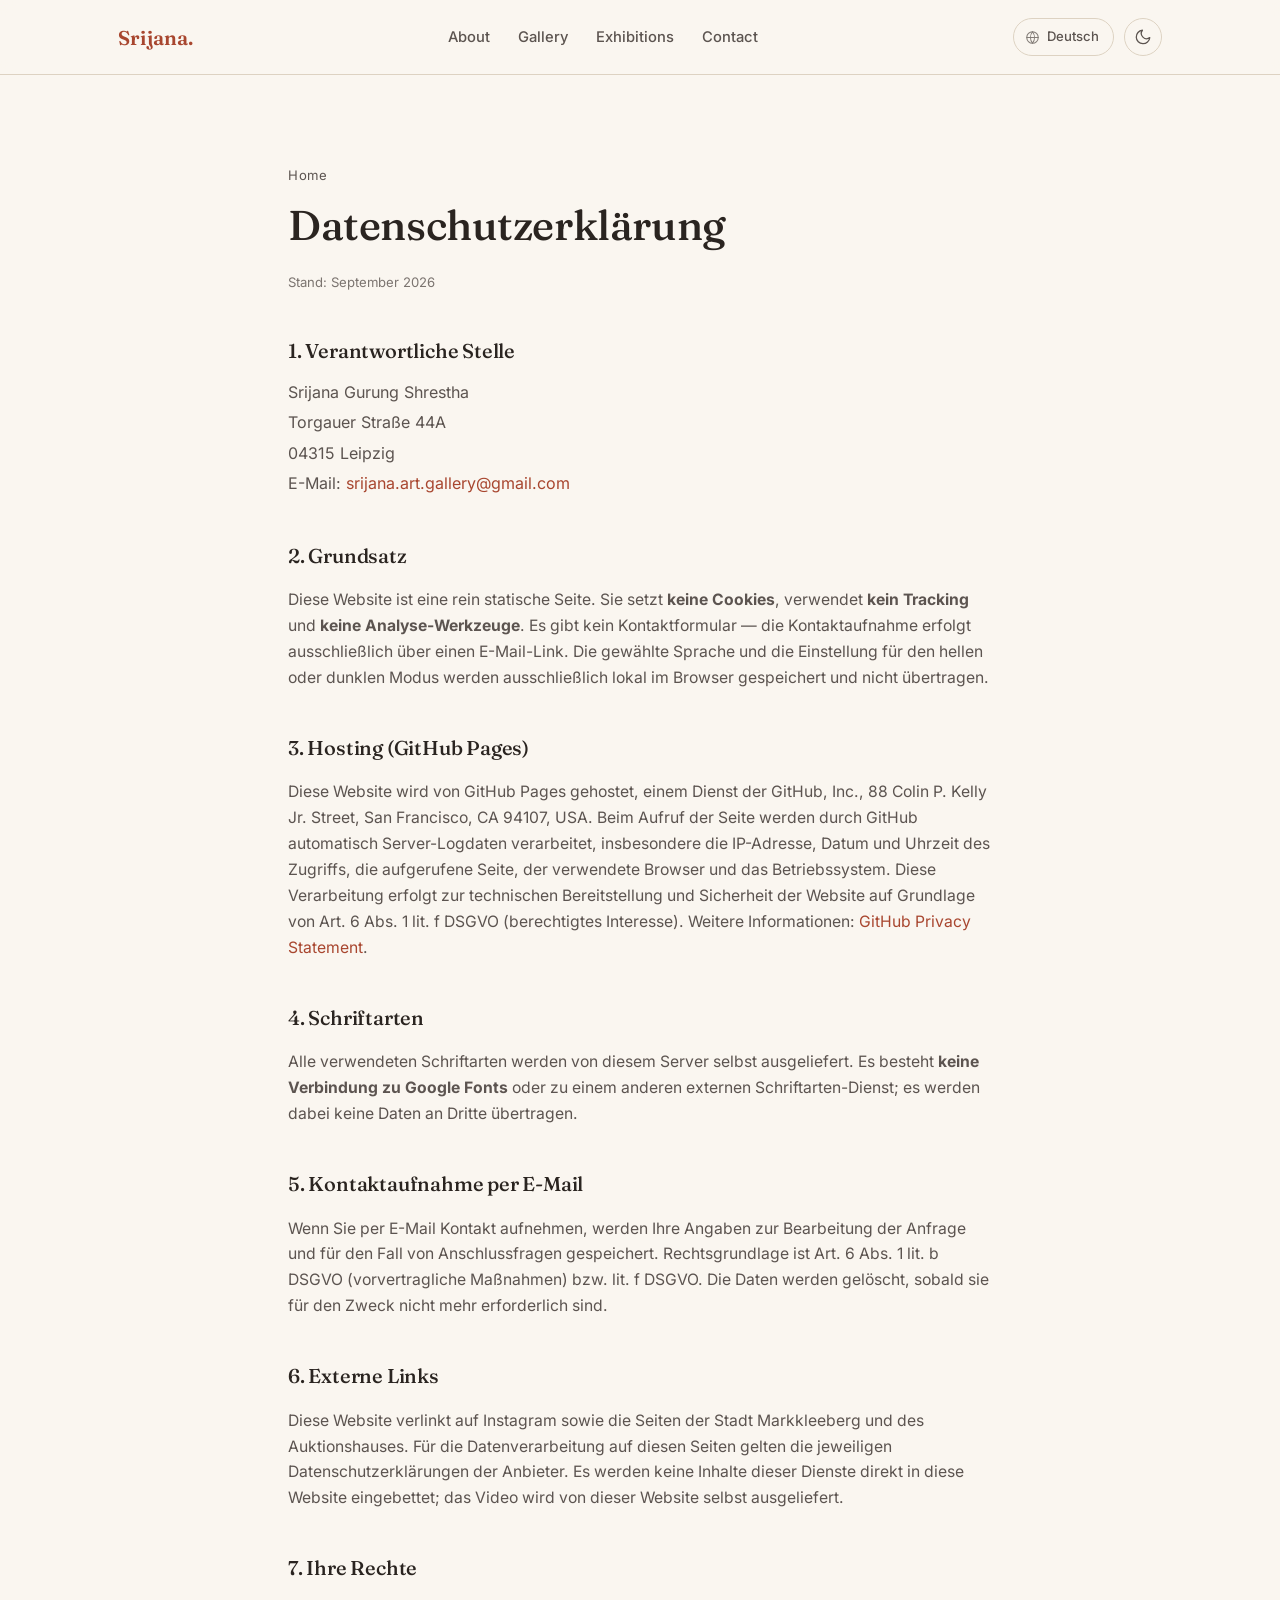
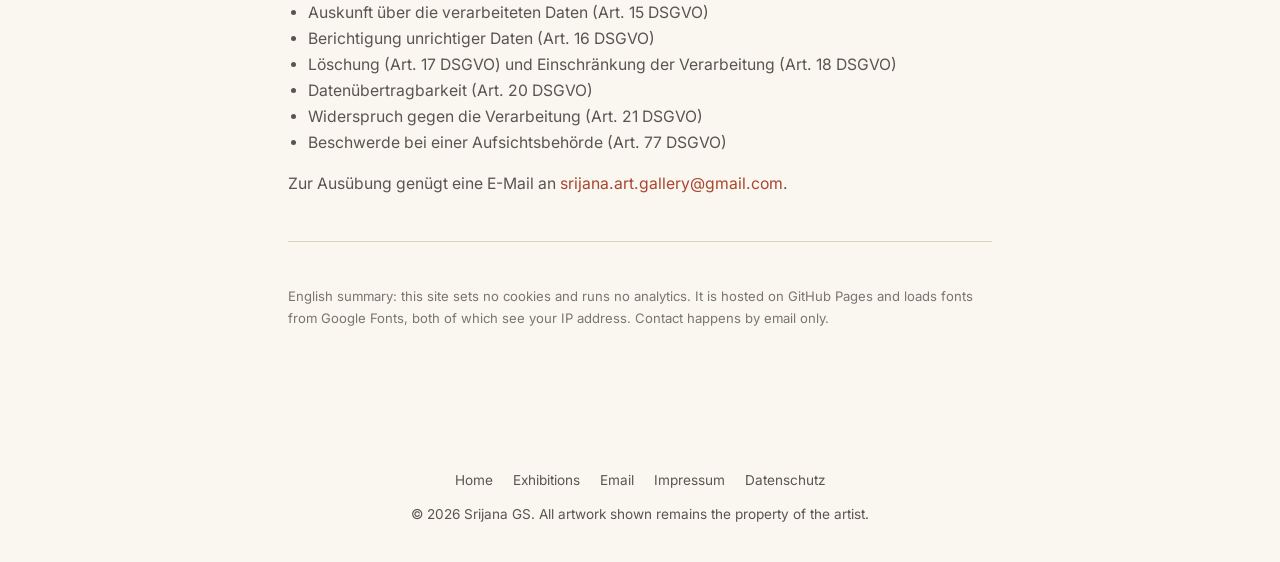
<file: datenschutz.html>
<!DOCTYPE html>
<html lang="en">
<head>
<meta charset="UTF-8">
<meta name="viewport" content="width=device-width, initial-scale=1.0">
<title>Datenschutzerklärung — Srijana GS</title>
<meta name="description" content="Privacy notice for srijana-art.github.io.">
<link rel="alternate" hreflang="en" href="https://srijana-art.github.io/datenschutz.html">
<link rel="alternate" hreflang="de" href="https://srijana-art.github.io/de/datenschutz.html">
<link rel="alternate" hreflang="x-default" href="https://srijana-art.github.io/datenschutz.html">
<meta property="og:title" content="Datenschutzerklärung — Srijana GS">
<meta property="og:description" content="Privacy notice for srijana-art.github.io.">
<meta property="og:type" content="website">
<meta property="og:locale" content="en_GB">
<meta property="og:image" content="https://srijana-art.github.io/images/thumbs/art25.jpg">
<link rel="stylesheet" href="css/site.css?v=f1073379">
<link rel="preload" as="font" type="font/woff2" crossorigin href="fonts/inter-latin-wght-normal.woff2">
<link rel="preload" as="font" type="font/woff2" crossorigin href="fonts/fraunces-latin-wght-normal.woff2">
<meta name="theme-color" content="#faf6f0" media="(prefers-color-scheme: light)">
<meta name="theme-color" content="#15120e" media="(prefers-color-scheme: dark)">
<script>
/* Applied before first paint so the page never flashes the wrong theme.
   An explicit choice wins; otherwise follow the operating system. */
(function () {
  try {
    var saved = localStorage.getItem('theme');
    var theme = (saved === 'light' || saved === 'dark') ? saved
      : (window.matchMedia && window.matchMedia('(prefers-color-scheme: dark)').matches ? 'dark' : 'light');
    document.documentElement.setAttribute('data-theme', theme);
  } catch (e) {
    document.documentElement.setAttribute('data-theme', 'light');
  }
})();
</script>
</head>
<body>
<a class="skip-link" href="#main">Skip to content</a>
<header class="site-nav">
  <div class="nav-inner">
    <a class="brand" href="index.html">Srijana<span>.</span></a>
    <nav class="links">
      <a href="index.html#about">About</a>
      <a href="index.html#gallery">Gallery</a>
      <a href="exhibitions.html">Exhibitions</a>
      <a href="index.html#contact">Contact</a>
    </nav>
    <div class="nav-tools">
      <a class="lang-switch" href="de/datenschutz.html" hreflang="de" lang="de"
         title="Diese Seite auf Deutsch" aria-label="Diese Seite auf Deutsch">
        <svg width="15" height="15" viewBox="0 0 24 24" fill="none" stroke="currentColor" stroke-width="1.7"
             stroke-linecap="round" stroke-linejoin="round" aria-hidden="true">
          <circle cx="12" cy="12" r="9.2"></circle>
          <path d="M2.8 12h18.4M12 2.8a15 15 0 0 1 0 18.4M12 2.8a15 15 0 0 0 0 18.4"></path>
        </svg>
        <span>Deutsch</span>
      </a>
      <button class="theme-toggle" id="theme-toggle" type="button"
              aria-label="Switch between light and dark mode" title="Switch between light and dark mode">
        <svg class="icon-moon" width="18" height="18" viewBox="0 0 24 24" fill="none" stroke="currentColor" stroke-width="1.7"
             stroke-linecap="round" stroke-linejoin="round" aria-hidden="true">
          <path d="M21 12.79A9 9 0 1 1 11.21 3 7 7 0 0 0 21 12.79z"></path>
        </svg>
        <svg class="icon-sun" width="18" height="18" viewBox="0 0 24 24" fill="none" stroke="currentColor" stroke-width="1.7"
             stroke-linecap="round" stroke-linejoin="round" aria-hidden="true">
          <circle cx="12" cy="12" r="4.2"></circle>
          <path d="M12 1.6v2.4M12 20v2.4M4.2 4.2l1.7 1.7M18.1 18.1l1.7 1.7M1.6 12h2.4M20 12h2.4M4.2 19.8l1.7-1.7M18.1 5.9l1.7-1.7"></path>
        </svg>
      </button>
    </div>
  </div>
</header>
<main id="main">

<section>
  <div class="wrap prose">
    <div class="breadcrumb"><a href="index.html">Home</a></div>
    <h1>Datenschutzerkl&auml;rung</h1>
    <p class="updated">Stand: September 2026</p>

    <h2>1. Verantwortliche Stelle</h2>
    <address>
      Srijana Gurung Shrestha<br>
      Torgauer Straße 44A<br>
      04315 Leipzig<br>
      E-Mail: <a href="mailto:srijana.art.gallery@gmail.com">srijana.art.gallery@gmail.com</a>
    </address>

    <h2>2. Grundsatz</h2>
    <p>Diese Website ist eine rein statische Seite. Sie setzt <strong>keine Cookies</strong>,
       verwendet <strong>kein Tracking</strong> und <strong>keine Analyse-Werkzeuge</strong>.
       Es gibt kein Kontaktformular &mdash; die Kontaktaufnahme erfolgt ausschlie&szlig;lich &uuml;ber einen
       E-Mail-Link. Die gew&auml;hlte Sprache und die Einstellung f&uuml;r den hellen oder dunklen Modus
       werden ausschlie&szlig;lich lokal im Browser gespeichert und nicht &uuml;bertragen.</p>

    <h2>3. Hosting (GitHub Pages)</h2>
    <p>Diese Website wird von GitHub Pages gehostet, einem Dienst der GitHub, Inc.,
       88 Colin P. Kelly Jr. Street, San Francisco, CA 94107, USA. Beim Aufruf der Seite
       werden durch GitHub automatisch Server-Logdaten verarbeitet, insbesondere die
       IP-Adresse, Datum und Uhrzeit des Zugriffs, die aufgerufene Seite, der verwendete
       Browser und das Betriebssystem. Diese Verarbeitung erfolgt zur technischen
       Bereitstellung und Sicherheit der Website auf Grundlage von Art. 6 Abs. 1 lit. f DSGVO
       (berechtigtes Interesse). Weitere Informationen:
       <a href="https://docs.github.com/en/site-policy/privacy-policies/github-privacy-statement" target="_blank" rel="noopener">GitHub Privacy Statement</a>.</p>

    <h2>4. Schriftarten</h2>
    <p>Alle verwendeten Schriftarten werden von diesem Server selbst ausgeliefert. Es besteht
       <strong>keine Verbindung zu Google Fonts</strong> oder zu einem anderen externen
       Schriftarten-Dienst; es werden dabei keine Daten an Dritte &uuml;bertragen.</p>

    <h2>5. Kontaktaufnahme per E-Mail</h2>
    <p>Wenn Sie per E-Mail Kontakt aufnehmen, werden Ihre Angaben zur Bearbeitung der Anfrage
       und f&uuml;r den Fall von Anschlussfragen gespeichert. Rechtsgrundlage ist Art. 6 Abs. 1
       lit. b DSGVO (vorvertragliche Ma&szlig;nahmen) bzw. lit. f DSGVO. Die Daten werden gel&ouml;scht,
       sobald sie f&uuml;r den Zweck nicht mehr erforderlich sind.</p>

    <h2>6. Externe Links</h2>
    <p>Diese Website verlinkt auf Instagram sowie die Seiten der Stadt Markkleeberg und
       des Auktionshauses. F&uuml;r die Datenverarbeitung auf diesen Seiten gelten die jeweiligen
       Datenschutzerkl&auml;rungen der Anbieter. Es werden keine Inhalte dieser Dienste direkt in
       diese Website eingebettet; das Video wird von dieser Website selbst ausgeliefert.</p>

    <h2>7. Ihre Rechte</h2>
    <ul>
      <li>Auskunft &uuml;ber die verarbeiteten Daten (Art. 15 DSGVO)</li>
      <li>Berichtigung unrichtiger Daten (Art. 16 DSGVO)</li>
      <li>L&ouml;schung (Art. 17 DSGVO) und Einschr&auml;nkung der Verarbeitung (Art. 18 DSGVO)</li>
      <li>Daten&uuml;bertragbarkeit (Art. 20 DSGVO)</li>
      <li>Widerspruch gegen die Verarbeitung (Art. 21 DSGVO)</li>
      <li>Beschwerde bei einer Aufsichtsbeh&ouml;rde (Art. 77 DSGVO)</li>
    </ul>
    <p>Zur Aus&uuml;bung gen&uuml;gt eine E-Mail an <a href="mailto:srijana.art.gallery@gmail.com">srijana.art.gallery@gmail.com</a>.</p>

    <hr>
    <p class="updated">English summary: this site sets no cookies and runs no analytics.
       It is hosted on GitHub Pages and loads fonts from Google Fonts, both of which see
       your IP address. Contact happens by email only.</p>
  </div>
</section>

</main>
<footer>
  <div class="wrap">
    <div class="footer-links">
      <a href="index.html">Home</a>
      <a href="exhibitions.html">Exhibitions</a>
      <a href="mailto:srijana.art.gallery@gmail.com">Email</a>
      <a href="impressum.html">Impressum</a>
      <a href="datenschutz.html">Datenschutz</a>
    </div>
    &copy; <span id="year">2026</span> Srijana GS. All artwork shown remains the property of the artist.
  </div>
</footer>
<script>
(function () {
  var y = document.getElementById('year');
  if (y) y.textContent = new Date().getFullYear();

  var btn = document.getElementById('theme-toggle');
  if (!btn) return;
  var root = document.documentElement;
  function sync() {
    btn.setAttribute('aria-pressed', root.getAttribute('data-theme') === 'dark' ? 'true' : 'false');
  }
  sync();
  btn.addEventListener('click', function () {
    var next = root.getAttribute('data-theme') === 'dark' ? 'light' : 'dark';
    root.setAttribute('data-theme', next);
    try { localStorage.setItem('theme', next); } catch (e) {}
    sync();
  });
  // Follow the OS only while the visitor has not made a choice of their own.
  if (window.matchMedia) {
    var mq = window.matchMedia('(prefers-color-scheme: dark)');
    var onChange = function (e) {
      try { if (localStorage.getItem('theme')) return; } catch (err) {}
      root.setAttribute('data-theme', e.matches ? 'dark' : 'light');
      sync();
    };
    if (mq.addEventListener) mq.addEventListener('change', onChange);
    else if (mq.addListener) mq.addListener(onChange);
  }
})();
</script>

</body>
</html>
</file>
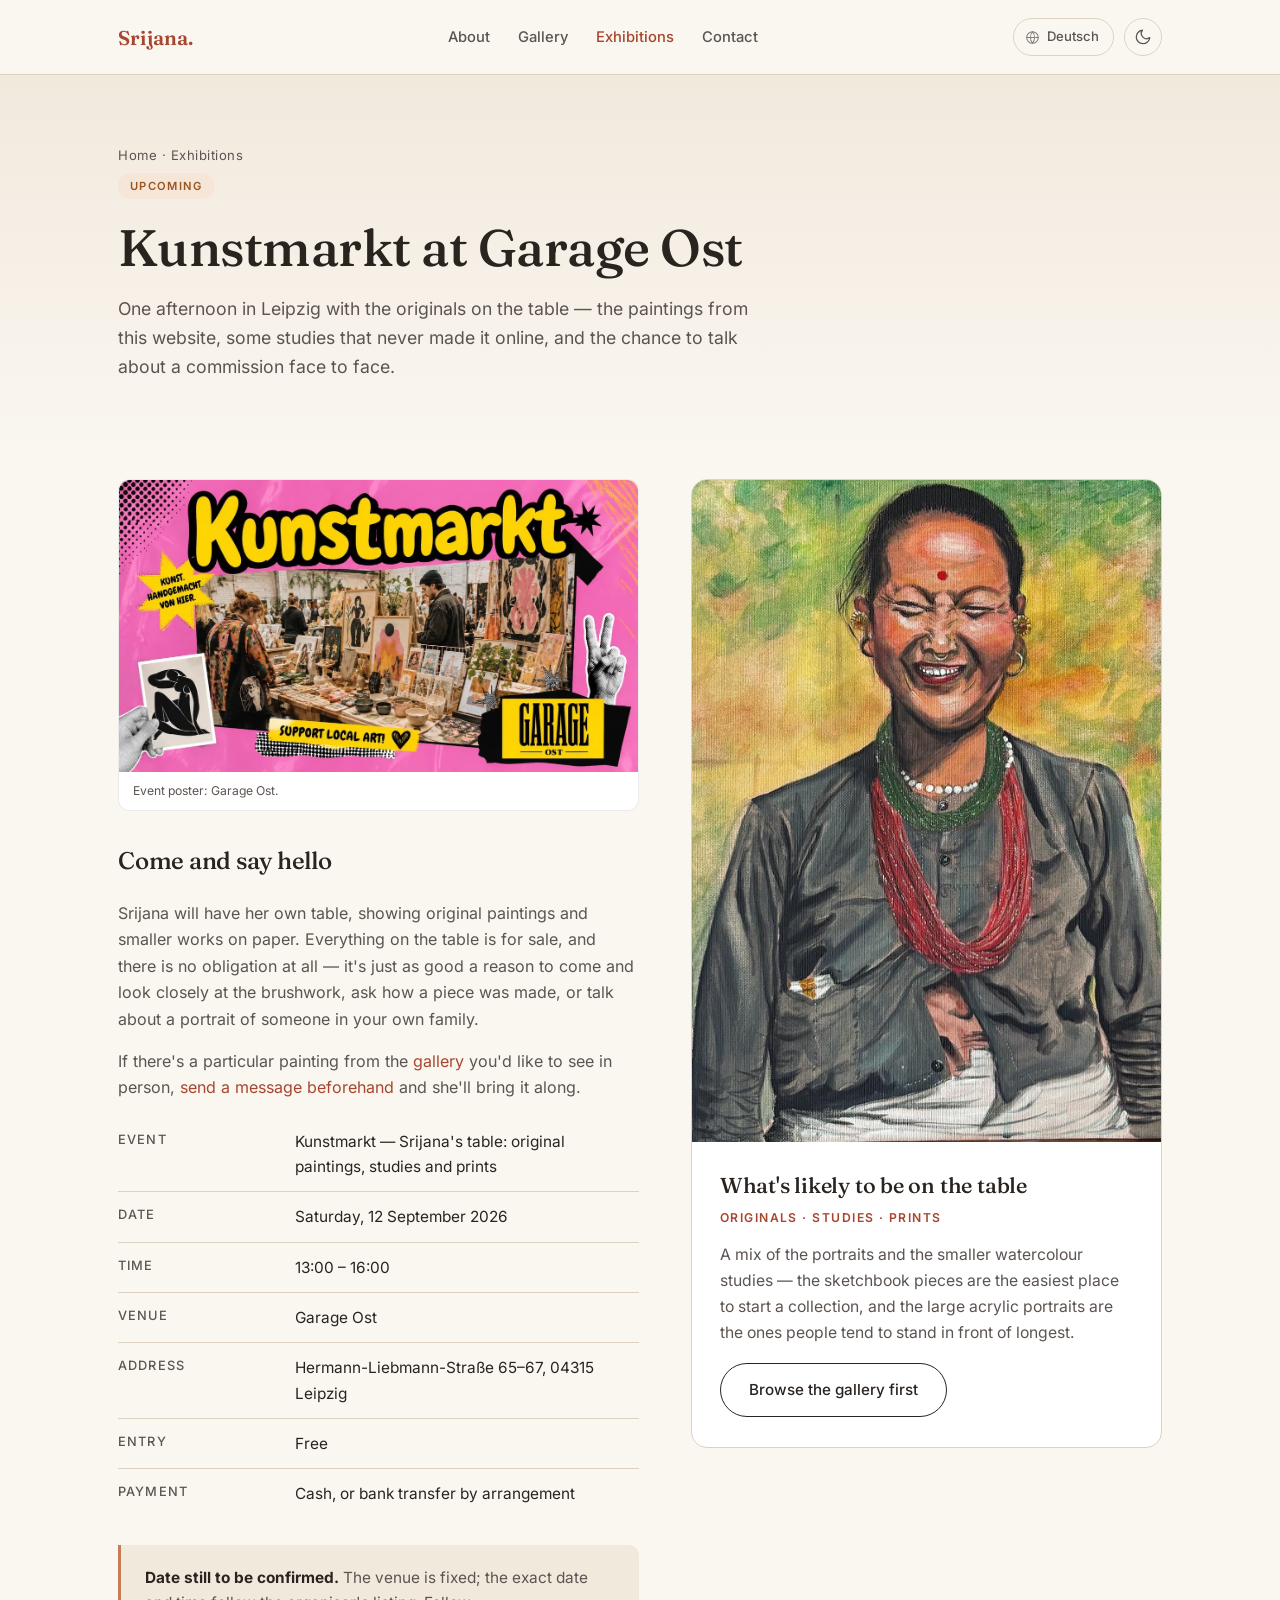
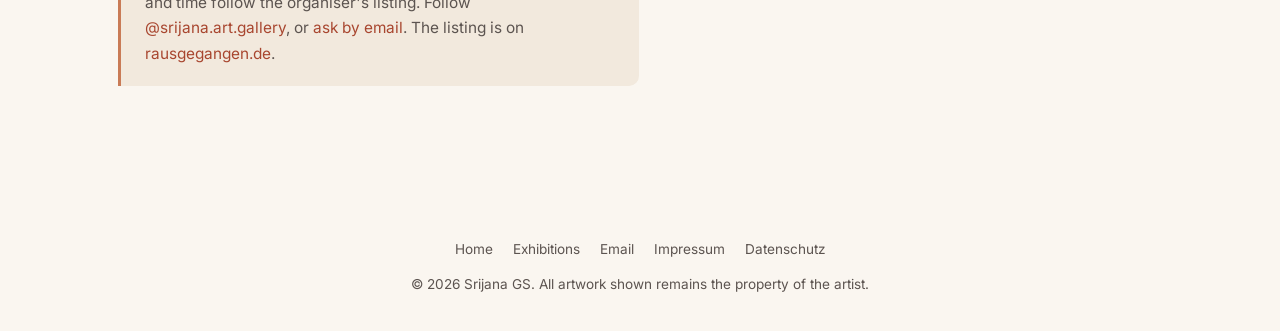
<file: exhibition-garage-ost.html>
<!DOCTYPE html>
<html lang="en">
<head>
<meta charset="UTF-8">
<meta name="viewport" content="width=device-width, initial-scale=1.0">
<title>Kunstmarkt, Garage Ost Leipzig — Srijana GS</title>
<meta name="description" content="Srijana GS shows and sells original paintings at her own table at the Kunstmarkt in Garage Ost, Leipzig — Saturday 12 September 2026, 13:00–16:00.">
<link rel="alternate" hreflang="en" href="https://srijana-art.github.io/exhibition-garage-ost.html">
<link rel="alternate" hreflang="de" href="https://srijana-art.github.io/de/ausstellung-garage-ost.html">
<link rel="alternate" hreflang="x-default" href="https://srijana-art.github.io/exhibition-garage-ost.html">
<meta property="og:title" content="Kunstmarkt, Garage Ost Leipzig — Srijana GS">
<meta property="og:description" content="Srijana GS shows and sells original paintings at her own table at the Kunstmarkt in Garage Ost, Leipzig — Saturday 12 September 2026, 13:00–16:00.">
<meta property="og:type" content="website">
<meta property="og:locale" content="en_GB">
<meta property="og:image" content="https://srijana-art.github.io/images/thumbs/art25.jpg">
<link rel="stylesheet" href="css/site.css?v=f1073379">
<link rel="preload" as="font" type="font/woff2" crossorigin href="fonts/inter-latin-wght-normal.woff2">
<link rel="preload" as="font" type="font/woff2" crossorigin href="fonts/fraunces-latin-wght-normal.woff2">
<meta name="theme-color" content="#faf6f0" media="(prefers-color-scheme: light)">
<meta name="theme-color" content="#15120e" media="(prefers-color-scheme: dark)">
<script>
/* Applied before first paint so the page never flashes the wrong theme.
   An explicit choice wins; otherwise follow the operating system. */
(function () {
  try {
    var saved = localStorage.getItem('theme');
    var theme = (saved === 'light' || saved === 'dark') ? saved
      : (window.matchMedia && window.matchMedia('(prefers-color-scheme: dark)').matches ? 'dark' : 'light');
    document.documentElement.setAttribute('data-theme', theme);
  } catch (e) {
    document.documentElement.setAttribute('data-theme', 'light');
  }
})();
</script>
</head>
<body>
<a class="skip-link" href="#main">Skip to content</a>
<header class="site-nav">
  <div class="nav-inner">
    <a class="brand" href="index.html">Srijana<span>.</span></a>
    <nav class="links">
      <a href="index.html#about">About</a>
      <a href="index.html#gallery">Gallery</a>
      <a href="exhibitions.html" class="current">Exhibitions</a>
      <a href="index.html#contact">Contact</a>
    </nav>
    <div class="nav-tools">
      <a class="lang-switch" href="de/ausstellung-garage-ost.html" hreflang="de" lang="de"
         title="Diese Seite auf Deutsch" aria-label="Diese Seite auf Deutsch">
        <svg width="15" height="15" viewBox="0 0 24 24" fill="none" stroke="currentColor" stroke-width="1.7"
             stroke-linecap="round" stroke-linejoin="round" aria-hidden="true">
          <circle cx="12" cy="12" r="9.2"></circle>
          <path d="M2.8 12h18.4M12 2.8a15 15 0 0 1 0 18.4M12 2.8a15 15 0 0 0 0 18.4"></path>
        </svg>
        <span>Deutsch</span>
      </a>
      <button class="theme-toggle" id="theme-toggle" type="button"
              aria-label="Switch between light and dark mode" title="Switch between light and dark mode">
        <svg class="icon-moon" width="18" height="18" viewBox="0 0 24 24" fill="none" stroke="currentColor" stroke-width="1.7"
             stroke-linecap="round" stroke-linejoin="round" aria-hidden="true">
          <path d="M21 12.79A9 9 0 1 1 11.21 3 7 7 0 0 0 21 12.79z"></path>
        </svg>
        <svg class="icon-sun" width="18" height="18" viewBox="0 0 24 24" fill="none" stroke="currentColor" stroke-width="1.7"
             stroke-linecap="round" stroke-linejoin="round" aria-hidden="true">
          <circle cx="12" cy="12" r="4.2"></circle>
          <path d="M12 1.6v2.4M12 20v2.4M4.2 4.2l1.7 1.7M18.1 18.1l1.7 1.7M1.6 12h2.4M20 12h2.4M4.2 19.8l1.7-1.7M18.1 5.9l1.7-1.7"></path>
        </svg>
      </button>
    </div>
  </div>
</header>
<main id="main">

<section class="event-hero">
  <div class="wrap">
    <div class="breadcrumb"><a href="index.html">Home</a> · <a href="exhibitions.html">Exhibitions</a></div>
    <span class="status-pill status-upcoming">Upcoming</span>
    <h1>Kunstmarkt at Garage Ost</h1>
    <p class="lede">One afternoon in Leipzig with the originals on the table — the paintings from this website, some studies that never made it online, and the chance to talk about a commission face to face.</p>
  </div>
</section>

<section style="padding-top: 30px;">
  <div class="wrap event-grid">

    <div>
      <figure class="event-poster">
        <img src="images/events/garage-ost.jpg" width="1200" height="675"
             alt="Kunstmarkt poster from Garage Ost — a market stall of prints, ceramics and framed artwork" loading="lazy">
        <figcaption>Event poster: Garage Ost.</figcaption>
      </figure>

      <h2 style="margin-top:0;">Come and say hello</h2>
      <p style="color: var(--ink-soft);">Srijana will have her own table, showing original paintings and smaller works on paper. Everything on the table is for sale, and there is no obligation at all — it&#x27;s just as good a reason to come and look closely at the brushwork, ask how a piece was made, or talk about a portrait of someone in your own family.</p>
      <p style="color: var(--ink-soft);">If there's a particular painting from the <a href="index.html#gallery">gallery</a> you'd like to see in person, <a href="mailto:srijana.art.gallery@gmail.com?subject=Garage%20Ost%20-%20can%20you%20bring%20a%20painting%3F">send a message beforehand</a> and she'll bring it along.</p>

      <table class="facts-table">
        <tr><th>Event</th><td>Kunstmarkt — Srijana&#x27;s table: original paintings, studies and prints</td></tr>
        <tr><th>Date</th><td>Saturday, 12 September 2026</td></tr>
        <tr><th>Time</th><td>13:00 – 16:00</td></tr>
        <tr><th>Venue</th><td>Garage Ost</td></tr>
        <tr><th>Address</th><td>Hermann-Liebmann-Straße 65–67, 04315 Leipzig</td></tr>
        <tr><th>Entry</th><td>Free</td></tr>
        <tr><th>Payment</th><td>Cash, or bank transfer by arrangement</td></tr>
      </table>

      <!-- TODO before publishing:
           - confirm the date/time against the rausgegangen.de listing
           - swap images/events/garage-ost.jpg for the organiser's own event image
             (only if they allow reuse) or a photo of her table after the event -->

      <div class="callout">
        <p><strong>Date still to be confirmed.</strong> The venue is fixed; the exact date and time follow the organiser's listing. Follow <a href="https://www.instagram.com/srijana.art.gallery/" target="_blank" rel="noopener">@srijana.art.gallery</a>, or <a href="mailto:srijana.art.gallery@gmail.com?subject=Garage%20Ost%20details">ask by email</a>. The listing is on <a href="https://rausgegangen.de/en/events/kunstmarkt-227/" target="_blank" rel="noopener">rausgegangen.de</a>.</p>
      </div>
    </div>

    <div>
      <div class="featured-work">
        <img src="images/web/art16.jpg" alt="Portrait of a laughing woman wearing red coral and white pearl necklaces" loading="lazy">
        <div class="body">
          <h3>What&#x27;s likely to be on the table</h3>
          <span class="medium">Originals · studies · prints</span>
          <p>A mix of the portraits and the smaller watercolour studies — the sketchbook pieces are the easiest place to start a collection, and the large acrylic portraits are the ones people tend to stand in front of longest.</p>
          <a class="btn btn-outline" href="index.html#gallery">Browse the gallery first</a>
        </div>
      </div>
    </div>

  </div>
</section>

</main>
<footer>
  <div class="wrap">
    <div class="footer-links">
      <a href="index.html">Home</a>
      <a href="exhibitions.html">Exhibitions</a>
      <a href="mailto:srijana.art.gallery@gmail.com">Email</a>
      <a href="impressum.html">Impressum</a>
      <a href="datenschutz.html">Datenschutz</a>
    </div>
    &copy; <span id="year">2026</span> Srijana GS. All artwork shown remains the property of the artist.
  </div>
</footer>
<script>
(function () {
  var y = document.getElementById('year');
  if (y) y.textContent = new Date().getFullYear();

  var btn = document.getElementById('theme-toggle');
  if (!btn) return;
  var root = document.documentElement;
  function sync() {
    btn.setAttribute('aria-pressed', root.getAttribute('data-theme') === 'dark' ? 'true' : 'false');
  }
  sync();
  btn.addEventListener('click', function () {
    var next = root.getAttribute('data-theme') === 'dark' ? 'light' : 'dark';
    root.setAttribute('data-theme', next);
    try { localStorage.setItem('theme', next); } catch (e) {}
    sync();
  });
  // Follow the OS only while the visitor has not made a choice of their own.
  if (window.matchMedia) {
    var mq = window.matchMedia('(prefers-color-scheme: dark)');
    var onChange = function (e) {
      try { if (localStorage.getItem('theme')) return; } catch (err) {}
      root.setAttribute('data-theme', e.matches ? 'dark' : 'light');
      sync();
    };
    if (mq.addEventListener) mq.addEventListener('change', onChange);
    else if (mq.addListener) mq.addListener(onChange);
  }
})();
</script>

</body>
</html>
</file>
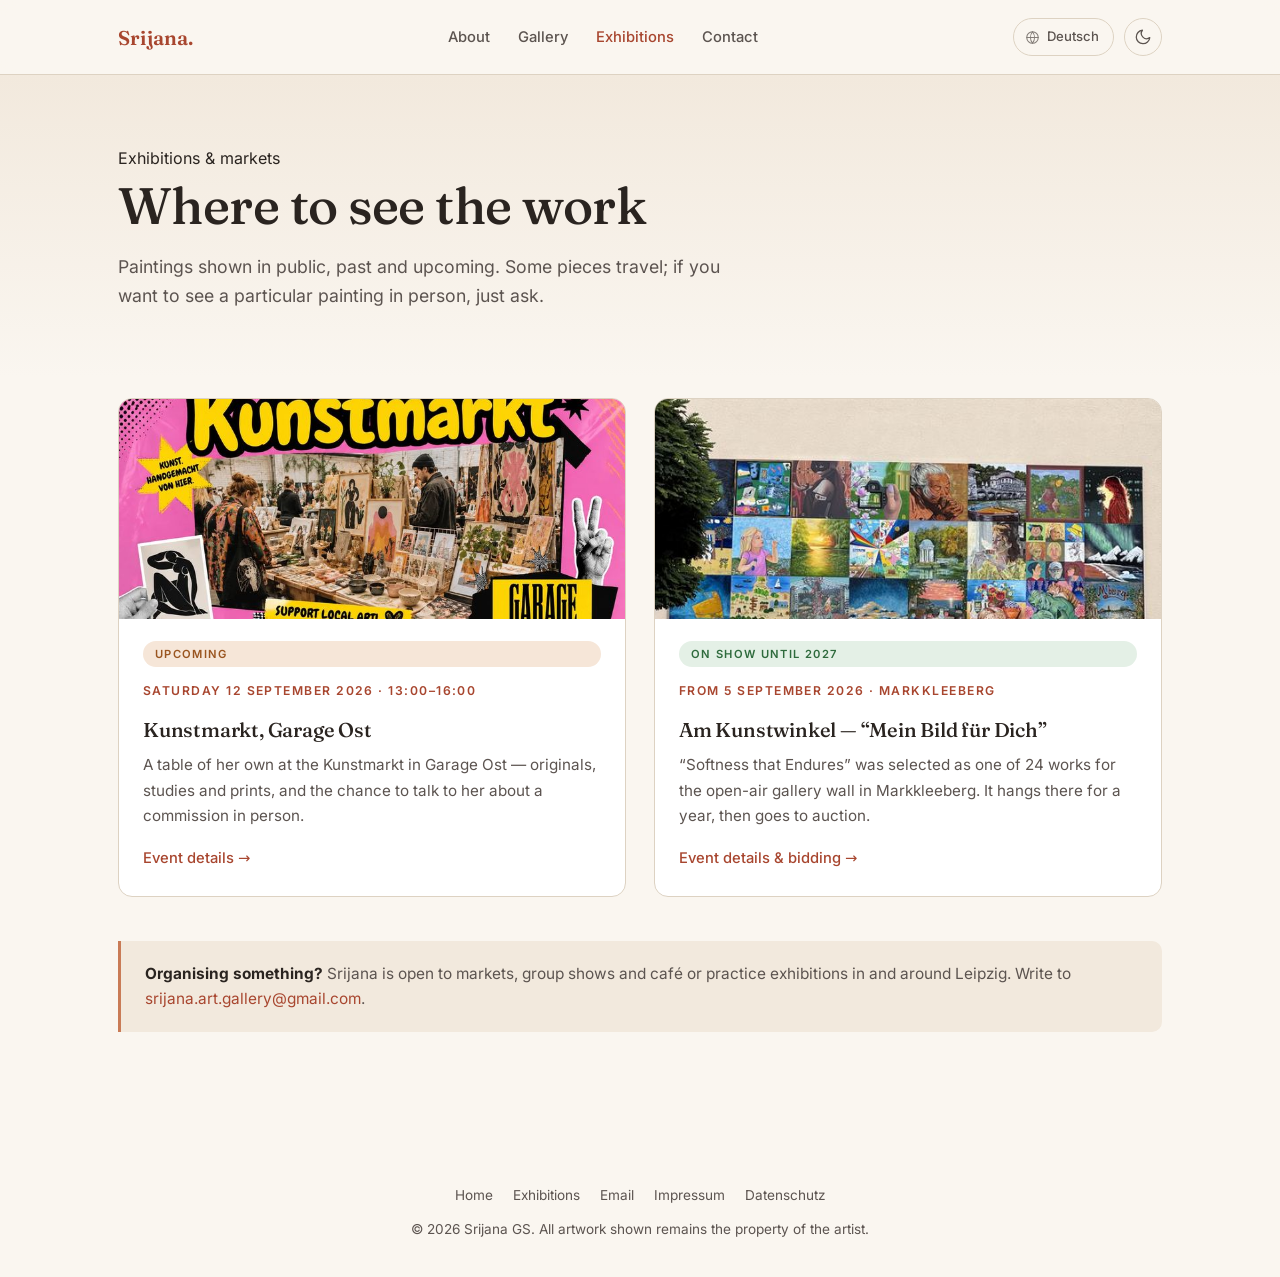
<file: exhibitions.html>
<!DOCTYPE html>
<html lang="en">
<head>
<meta charset="UTF-8">
<meta name="viewport" content="width=device-width, initial-scale=1.0">
<title>Exhibitions — Srijana GS</title>
<meta name="description" content="Where to see Srijana GS&#x27;s paintings in person: the open-air gallery Am Kunstwinkel in Markkleeberg, and upcoming markets and exhibitions around Leipzig.">
<link rel="alternate" hreflang="en" href="https://srijana-art.github.io/exhibitions.html">
<link rel="alternate" hreflang="de" href="https://srijana-art.github.io/de/ausstellungen.html">
<link rel="alternate" hreflang="x-default" href="https://srijana-art.github.io/exhibitions.html">
<meta property="og:title" content="Exhibitions — Srijana GS">
<meta property="og:description" content="Where to see Srijana GS&#x27;s paintings in person: the open-air gallery Am Kunstwinkel in Markkleeberg, and upcoming markets and exhibitions around Leipzig.">
<meta property="og:type" content="website">
<meta property="og:locale" content="en_GB">
<meta property="og:image" content="https://srijana-art.github.io/images/thumbs/art25.jpg">
<link rel="stylesheet" href="css/site.css?v=f1073379">
<link rel="preload" as="font" type="font/woff2" crossorigin href="fonts/inter-latin-wght-normal.woff2">
<link rel="preload" as="font" type="font/woff2" crossorigin href="fonts/fraunces-latin-wght-normal.woff2">
<meta name="theme-color" content="#faf6f0" media="(prefers-color-scheme: light)">
<meta name="theme-color" content="#15120e" media="(prefers-color-scheme: dark)">
<script>
/* Applied before first paint so the page never flashes the wrong theme.
   An explicit choice wins; otherwise follow the operating system. */
(function () {
  try {
    var saved = localStorage.getItem('theme');
    var theme = (saved === 'light' || saved === 'dark') ? saved
      : (window.matchMedia && window.matchMedia('(prefers-color-scheme: dark)').matches ? 'dark' : 'light');
    document.documentElement.setAttribute('data-theme', theme);
  } catch (e) {
    document.documentElement.setAttribute('data-theme', 'light');
  }
})();
</script>
</head>
<body>
<a class="skip-link" href="#main">Skip to content</a>
<header class="site-nav">
  <div class="nav-inner">
    <a class="brand" href="index.html">Srijana<span>.</span></a>
    <nav class="links">
      <a href="index.html#about">About</a>
      <a href="index.html#gallery">Gallery</a>
      <a href="exhibitions.html" class="current">Exhibitions</a>
      <a href="index.html#contact">Contact</a>
    </nav>
    <div class="nav-tools">
      <a class="lang-switch" href="de/ausstellungen.html" hreflang="de" lang="de"
         title="Diese Seite auf Deutsch" aria-label="Diese Seite auf Deutsch">
        <svg width="15" height="15" viewBox="0 0 24 24" fill="none" stroke="currentColor" stroke-width="1.7"
             stroke-linecap="round" stroke-linejoin="round" aria-hidden="true">
          <circle cx="12" cy="12" r="9.2"></circle>
          <path d="M2.8 12h18.4M12 2.8a15 15 0 0 1 0 18.4M12 2.8a15 15 0 0 0 0 18.4"></path>
        </svg>
        <span>Deutsch</span>
      </a>
      <button class="theme-toggle" id="theme-toggle" type="button"
              aria-label="Switch between light and dark mode" title="Switch between light and dark mode">
        <svg class="icon-moon" width="18" height="18" viewBox="0 0 24 24" fill="none" stroke="currentColor" stroke-width="1.7"
             stroke-linecap="round" stroke-linejoin="round" aria-hidden="true">
          <path d="M21 12.79A9 9 0 1 1 11.21 3 7 7 0 0 0 21 12.79z"></path>
        </svg>
        <svg class="icon-sun" width="18" height="18" viewBox="0 0 24 24" fill="none" stroke="currentColor" stroke-width="1.7"
             stroke-linecap="round" stroke-linejoin="round" aria-hidden="true">
          <circle cx="12" cy="12" r="4.2"></circle>
          <path d="M12 1.6v2.4M12 20v2.4M4.2 4.2l1.7 1.7M18.1 18.1l1.7 1.7M1.6 12h2.4M20 12h2.4M4.2 19.8l1.7-1.7M18.1 5.9l1.7-1.7"></path>
        </svg>
      </button>
    </div>
  </div>
</header>
<main id="main">

<section class="event-hero">
  <div class="wrap">
    <div class="kicker">Exhibitions &amp; markets</div>
    <h1>Where to see the work</h1>
    <p class="lede">Paintings shown in public, past and upcoming. Some pieces travel; if you want to see a particular painting in person, just ask.</p>
  </div>
</section>

<section style="padding-top: 20px;">
  <div class="wrap">
    <div class="exh-list">

      <a class="exh-card" href="exhibition-garage-ost.html" style="text-decoration:none">
        <img src="images/events/garage-ost-sm.jpg" alt="Kunstmarkt poster from Garage Ost — a market stall of prints, ceramics and framed artwork" loading="lazy">
        <div class="body">
          <span class="status-pill status-upcoming">Upcoming</span>
          <div class="when">Saturday 12 September 2026 · 13:00–16:00</div>
          <h3>Kunstmarkt, Garage Ost</h3>
          <p>A table of her own at the Kunstmarkt in Garage Ost — originals, studies and prints, and the chance to talk to her about a commission in person.</p>
          <span class="go">Event details →</span>
        </div>
      </a>

      <a class="exh-card" href="exhibition-kunstwinkel.html" style="text-decoration:none">
        <img src="images/events/kw-board-sm.jpg" alt="The open-air gallery wall at Am Kunstwinkel, Markkleeberg, with the 24 newly unveiled works" loading="lazy">
        <div class="body">
          <span class="status-pill status-live">On show until 2027</span>
          <div class="when">From 5 September 2026 · Markkleeberg</div>
          <h3>Am Kunstwinkel — “Mein Bild für Dich”</h3>
          <p>“Softness that Endures” was selected as one of 24 works for the open-air gallery wall in Markkleeberg. It hangs there for a year, then goes to auction.</p>
          <span class="go">Event details &amp; bidding →</span>
        </div>
      </a>

    </div>

    <div class="callout" style="margin-top: 44px;">
      <p><strong>Organising something?</strong> Srijana is open to markets, group shows and café or practice exhibitions in and around Leipzig. Write to <a href="mailto:srijana.art.gallery@gmail.com">srijana.art.gallery@gmail.com</a>.</p>
    </div>
  </div>
</section>

</main>
<footer>
  <div class="wrap">
    <div class="footer-links">
      <a href="index.html">Home</a>
      <a href="exhibitions.html">Exhibitions</a>
      <a href="mailto:srijana.art.gallery@gmail.com">Email</a>
      <a href="impressum.html">Impressum</a>
      <a href="datenschutz.html">Datenschutz</a>
    </div>
    &copy; <span id="year">2026</span> Srijana GS. All artwork shown remains the property of the artist.
  </div>
</footer>
<script>
(function () {
  var y = document.getElementById('year');
  if (y) y.textContent = new Date().getFullYear();

  var btn = document.getElementById('theme-toggle');
  if (!btn) return;
  var root = document.documentElement;
  function sync() {
    btn.setAttribute('aria-pressed', root.getAttribute('data-theme') === 'dark' ? 'true' : 'false');
  }
  sync();
  btn.addEventListener('click', function () {
    var next = root.getAttribute('data-theme') === 'dark' ? 'light' : 'dark';
    root.setAttribute('data-theme', next);
    try { localStorage.setItem('theme', next); } catch (e) {}
    sync();
  });
  // Follow the OS only while the visitor has not made a choice of their own.
  if (window.matchMedia) {
    var mq = window.matchMedia('(prefers-color-scheme: dark)');
    var onChange = function (e) {
      try { if (localStorage.getItem('theme')) return; } catch (err) {}
      root.setAttribute('data-theme', e.matches ? 'dark' : 'light');
      sync();
    };
    if (mq.addEventListener) mq.addEventListener('change', onChange);
    else if (mq.addListener) mq.addListener(onChange);
  }
})();
</script>

</body>
</html>
</file>
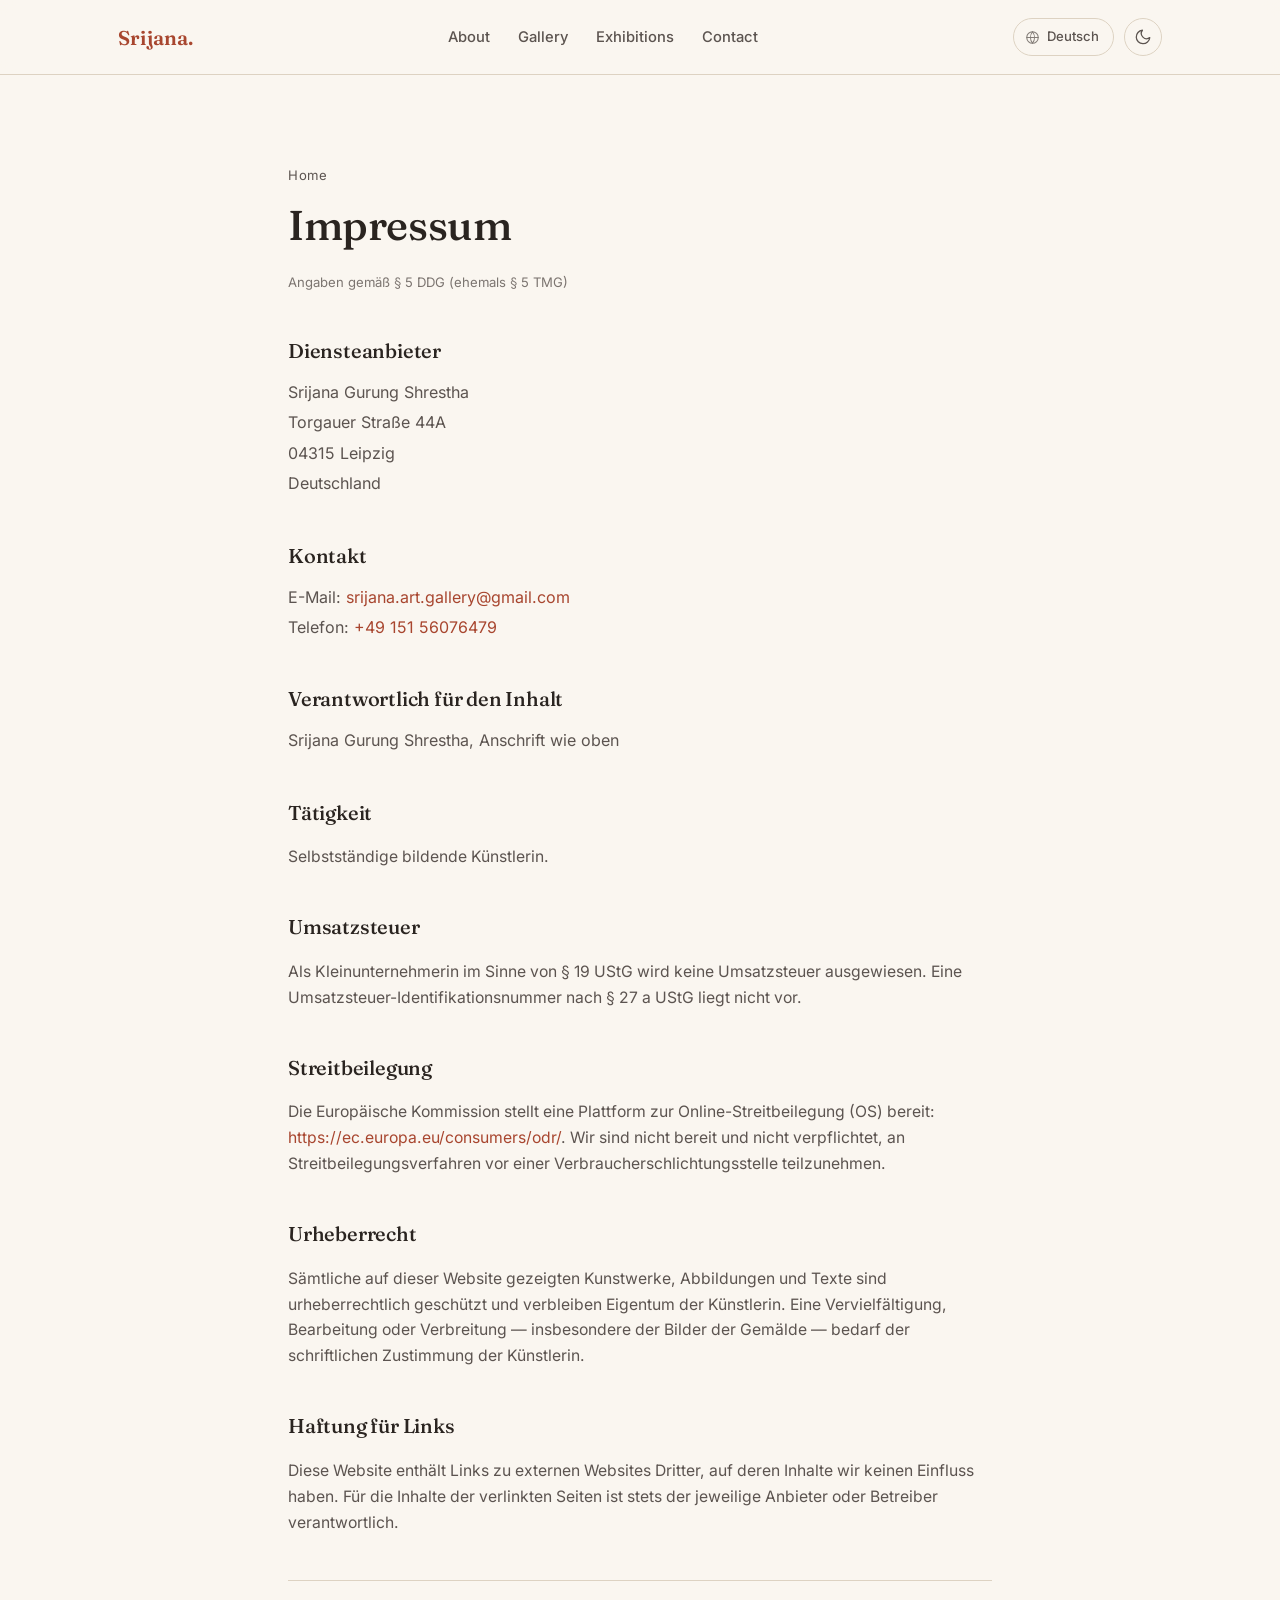
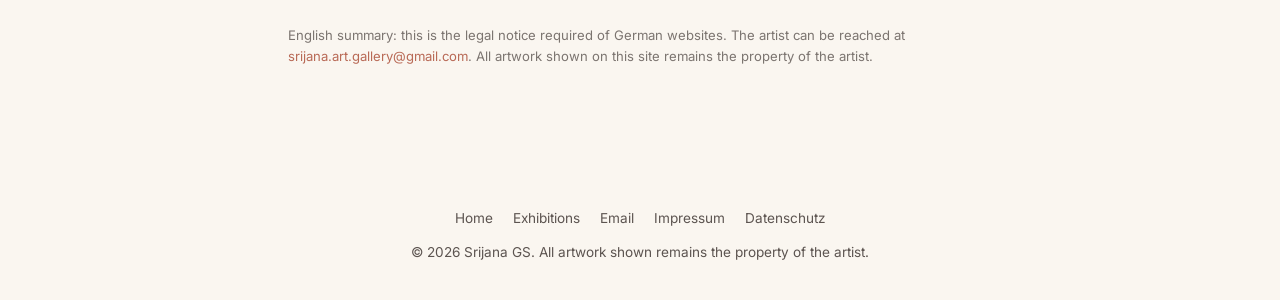
<file: impressum.html>
<!DOCTYPE html>
<html lang="en">
<head>
<meta charset="UTF-8">
<meta name="viewport" content="width=device-width, initial-scale=1.0">
<title>Impressum — Srijana GS</title>
<meta name="description" content="Legal notice (Impressum) for srijana-art.github.io according to § 5 DDG.">
<link rel="alternate" hreflang="en" href="https://srijana-art.github.io/impressum.html">
<link rel="alternate" hreflang="de" href="https://srijana-art.github.io/de/impressum.html">
<link rel="alternate" hreflang="x-default" href="https://srijana-art.github.io/impressum.html">
<meta property="og:title" content="Impressum — Srijana GS">
<meta property="og:description" content="Legal notice (Impressum) for srijana-art.github.io according to § 5 DDG.">
<meta property="og:type" content="website">
<meta property="og:locale" content="en_GB">
<meta property="og:image" content="https://srijana-art.github.io/images/thumbs/art25.jpg">
<link rel="stylesheet" href="css/site.css?v=f1073379">
<link rel="preload" as="font" type="font/woff2" crossorigin href="fonts/inter-latin-wght-normal.woff2">
<link rel="preload" as="font" type="font/woff2" crossorigin href="fonts/fraunces-latin-wght-normal.woff2">
<meta name="theme-color" content="#faf6f0" media="(prefers-color-scheme: light)">
<meta name="theme-color" content="#15120e" media="(prefers-color-scheme: dark)">
<script>
/* Applied before first paint so the page never flashes the wrong theme.
   An explicit choice wins; otherwise follow the operating system. */
(function () {
  try {
    var saved = localStorage.getItem('theme');
    var theme = (saved === 'light' || saved === 'dark') ? saved
      : (window.matchMedia && window.matchMedia('(prefers-color-scheme: dark)').matches ? 'dark' : 'light');
    document.documentElement.setAttribute('data-theme', theme);
  } catch (e) {
    document.documentElement.setAttribute('data-theme', 'light');
  }
})();
</script>
</head>
<body>
<a class="skip-link" href="#main">Skip to content</a>
<header class="site-nav">
  <div class="nav-inner">
    <a class="brand" href="index.html">Srijana<span>.</span></a>
    <nav class="links">
      <a href="index.html#about">About</a>
      <a href="index.html#gallery">Gallery</a>
      <a href="exhibitions.html">Exhibitions</a>
      <a href="index.html#contact">Contact</a>
    </nav>
    <div class="nav-tools">
      <a class="lang-switch" href="de/impressum.html" hreflang="de" lang="de"
         title="Diese Seite auf Deutsch" aria-label="Diese Seite auf Deutsch">
        <svg width="15" height="15" viewBox="0 0 24 24" fill="none" stroke="currentColor" stroke-width="1.7"
             stroke-linecap="round" stroke-linejoin="round" aria-hidden="true">
          <circle cx="12" cy="12" r="9.2"></circle>
          <path d="M2.8 12h18.4M12 2.8a15 15 0 0 1 0 18.4M12 2.8a15 15 0 0 0 0 18.4"></path>
        </svg>
        <span>Deutsch</span>
      </a>
      <button class="theme-toggle" id="theme-toggle" type="button"
              aria-label="Switch between light and dark mode" title="Switch between light and dark mode">
        <svg class="icon-moon" width="18" height="18" viewBox="0 0 24 24" fill="none" stroke="currentColor" stroke-width="1.7"
             stroke-linecap="round" stroke-linejoin="round" aria-hidden="true">
          <path d="M21 12.79A9 9 0 1 1 11.21 3 7 7 0 0 0 21 12.79z"></path>
        </svg>
        <svg class="icon-sun" width="18" height="18" viewBox="0 0 24 24" fill="none" stroke="currentColor" stroke-width="1.7"
             stroke-linecap="round" stroke-linejoin="round" aria-hidden="true">
          <circle cx="12" cy="12" r="4.2"></circle>
          <path d="M12 1.6v2.4M12 20v2.4M4.2 4.2l1.7 1.7M18.1 18.1l1.7 1.7M1.6 12h2.4M20 12h2.4M4.2 19.8l1.7-1.7M18.1 5.9l1.7-1.7"></path>
        </svg>
      </button>
    </div>
  </div>
</header>
<main id="main">

<section>
  <div class="wrap prose">
    <div class="breadcrumb"><a href="index.html">Home</a></div>
    <h1>Impressum</h1>
    <p class="updated">Angaben gem&auml;&szlig; &sect; 5 DDG (ehemals &sect; 5 TMG)</p>

    <h2>Diensteanbieter</h2>
    <address>
      Srijana Gurung Shrestha<br>
      Torgauer Straße 44A<br>
      04315 Leipzig<br>
      Deutschland
    </address>

    <h2>Kontakt</h2>
    <address>
      E-Mail: <a href="mailto:srijana.art.gallery@gmail.com">srijana.art.gallery@gmail.com</a><br>
      Telefon: <a href="tel:+4915156076479">+49 151 56076479</a>
    </address>

    <h2>Verantwortlich f&uuml;r den Inhalt</h2>
    <address>Srijana Gurung Shrestha, Anschrift wie oben</address>

    <h2>T&auml;tigkeit</h2>
    <p>Selbstst&auml;ndige bildende K&uuml;nstlerin.</p>

    <h2>Umsatzsteuer</h2>
    <p>Als Kleinunternehmerin im Sinne von &sect; 19 UStG wird keine Umsatzsteuer ausgewiesen.
       Eine Umsatzsteuer-Identifikationsnummer nach &sect; 27 a UStG liegt nicht vor.</p>
    <!-- Confirmed against the Finanzamt Leipzig I letter: she is registered as a
         Kleinunternehmerin (§ 19 UStG), self-employed artist, profit determined
         under § 4 Abs. 3 EStG. No USt-IdNr. was issued, so none is listed.
         DO NOT publish the Steuernummer or the persönliche Identifikationsnummer
         here — § 5 DDG asks only for a USt-IdNr., and only if one exists. -->

    <h2>Streitbeilegung</h2>
    <p>Die Europ&auml;ische Kommission stellt eine Plattform zur Online-Streitbeilegung (OS) bereit:
       <a href="https://ec.europa.eu/consumers/odr/" target="_blank" rel="noopener">https://ec.europa.eu/consumers/odr/</a>.
       Wir sind nicht bereit und nicht verpflichtet, an Streitbeilegungsverfahren vor einer
       Verbraucherschlichtungsstelle teilzunehmen.</p>

    <h2>Urheberrecht</h2>
    <p>S&auml;mtliche auf dieser Website gezeigten Kunstwerke, Abbildungen und Texte sind
       urheberrechtlich gesch&uuml;tzt und verbleiben Eigentum der K&uuml;nstlerin. Eine Vervielf&auml;ltigung,
       Bearbeitung oder Verbreitung &mdash; insbesondere der Bilder der Gem&auml;lde &mdash; bedarf der
       schriftlichen Zustimmung der K&uuml;nstlerin.</p>

    <h2>Haftung f&uuml;r Links</h2>
    <p>Diese Website enth&auml;lt Links zu externen Websites Dritter, auf deren Inhalte wir keinen
       Einfluss haben. F&uuml;r die Inhalte der verlinkten Seiten ist stets der jeweilige Anbieter
       oder Betreiber verantwortlich.</p>

    <hr>
    <p class="updated">English summary: this is the legal notice required of German
       websites. The artist can be reached at <a href="mailto:srijana.art.gallery@gmail.com">srijana.art.gallery@gmail.com</a>.
       All artwork shown on this site remains the property of the artist.</p>
  </div>
</section>

</main>
<footer>
  <div class="wrap">
    <div class="footer-links">
      <a href="index.html">Home</a>
      <a href="exhibitions.html">Exhibitions</a>
      <a href="mailto:srijana.art.gallery@gmail.com">Email</a>
      <a href="impressum.html">Impressum</a>
      <a href="datenschutz.html">Datenschutz</a>
    </div>
    &copy; <span id="year">2026</span> Srijana GS. All artwork shown remains the property of the artist.
  </div>
</footer>
<script>
(function () {
  var y = document.getElementById('year');
  if (y) y.textContent = new Date().getFullYear();

  var btn = document.getElementById('theme-toggle');
  if (!btn) return;
  var root = document.documentElement;
  function sync() {
    btn.setAttribute('aria-pressed', root.getAttribute('data-theme') === 'dark' ? 'true' : 'false');
  }
  sync();
  btn.addEventListener('click', function () {
    var next = root.getAttribute('data-theme') === 'dark' ? 'light' : 'dark';
    root.setAttribute('data-theme', next);
    try { localStorage.setItem('theme', next); } catch (e) {}
    sync();
  });
  // Follow the OS only while the visitor has not made a choice of their own.
  if (window.matchMedia) {
    var mq = window.matchMedia('(prefers-color-scheme: dark)');
    var onChange = function (e) {
      try { if (localStorage.getItem('theme')) return; } catch (err) {}
      root.setAttribute('data-theme', e.matches ? 'dark' : 'light');
      sync();
    };
    if (mq.addEventListener) mq.addEventListener('change', onChange);
    else if (mq.addListener) mq.addListener(onChange);
  }
})();
</script>

</body>
</html>
</file>
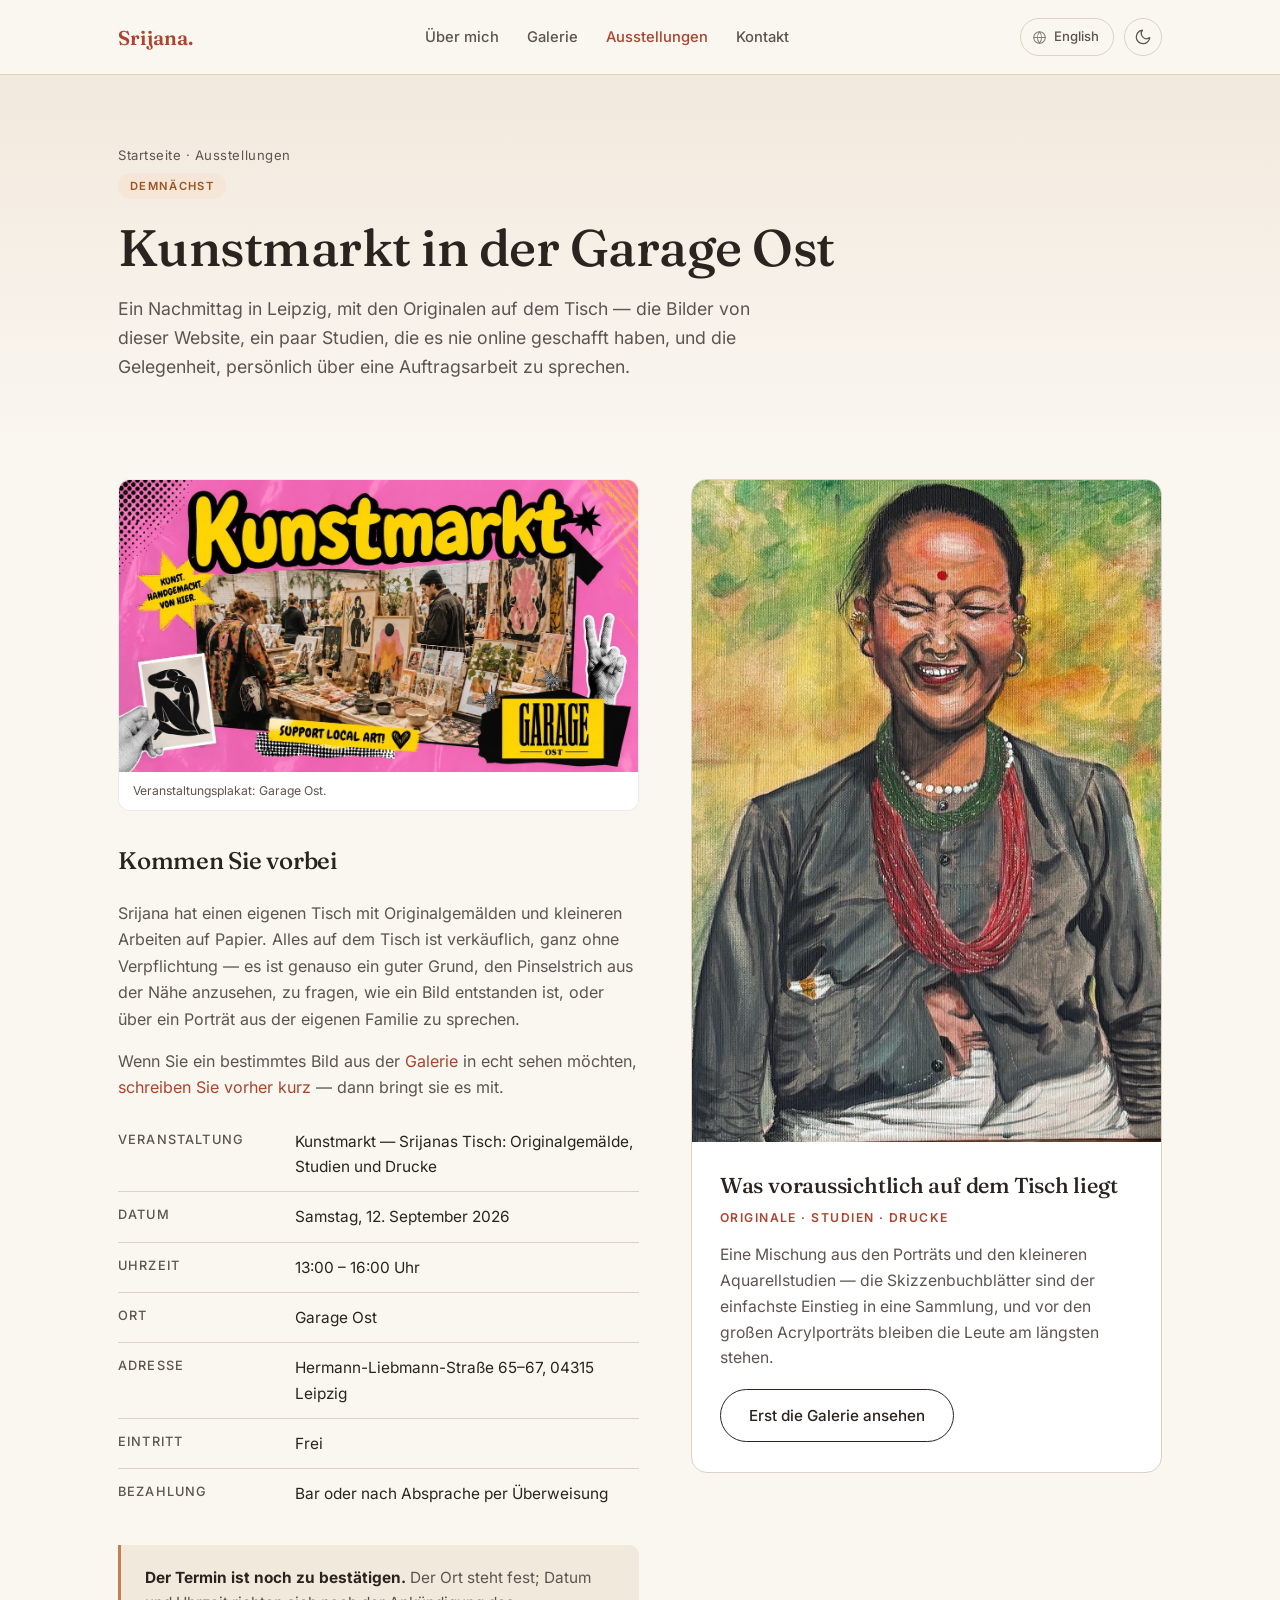
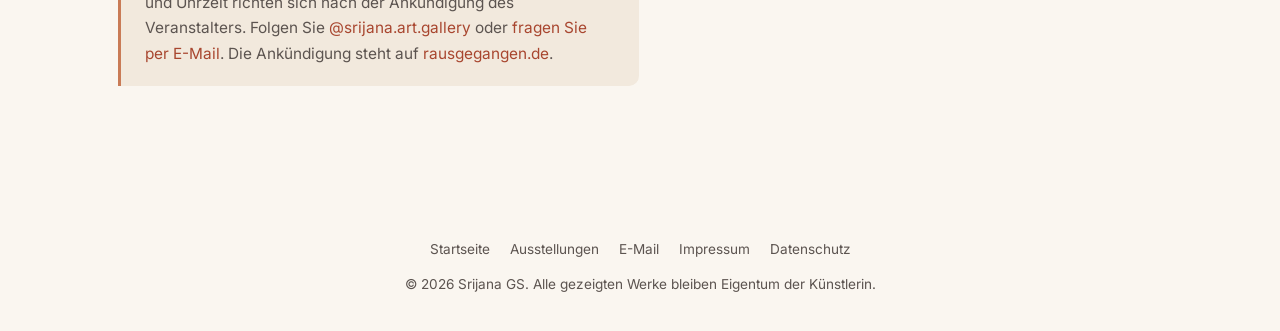
<file: de/ausstellung-garage-ost.html>
<!DOCTYPE html>
<html lang="de">
<head>
<meta charset="UTF-8">
<meta name="viewport" content="width=device-width, initial-scale=1.0">
<title>Kunstmarkt, Garage Ost Leipzig — Srijana GS</title>
<meta name="description" content="Srijana GS zeigt und verkauft Originalgemälde an ihrem eigenen Tisch beim Kunstmarkt in der Garage Ost, Leipzig — Samstag, 12. September 2026, 13:00–16:00 Uhr.">
<link rel="alternate" hreflang="en" href="https://srijana-art.github.io/exhibition-garage-ost.html">
<link rel="alternate" hreflang="de" href="https://srijana-art.github.io/de/ausstellung-garage-ost.html">
<link rel="alternate" hreflang="x-default" href="https://srijana-art.github.io/exhibition-garage-ost.html">
<meta property="og:title" content="Kunstmarkt, Garage Ost Leipzig — Srijana GS">
<meta property="og:description" content="Srijana GS zeigt und verkauft Originalgemälde an ihrem eigenen Tisch beim Kunstmarkt in der Garage Ost, Leipzig — Samstag, 12. September 2026, 13:00–16:00 Uhr.">
<meta property="og:type" content="website">
<meta property="og:locale" content="de_DE">
<meta property="og:image" content="https://srijana-art.github.io/images/thumbs/art25.jpg">
<link rel="stylesheet" href="../css/site.css?v=f1073379">
<link rel="preload" as="font" type="font/woff2" crossorigin href="../fonts/inter-latin-wght-normal.woff2">
<link rel="preload" as="font" type="font/woff2" crossorigin href="../fonts/fraunces-latin-wght-normal.woff2">
<meta name="theme-color" content="#faf6f0" media="(prefers-color-scheme: light)">
<meta name="theme-color" content="#15120e" media="(prefers-color-scheme: dark)">
<script>
/* Applied before first paint so the page never flashes the wrong theme.
   An explicit choice wins; otherwise follow the operating system. */
(function () {
  try {
    var saved = localStorage.getItem('theme');
    var theme = (saved === 'light' || saved === 'dark') ? saved
      : (window.matchMedia && window.matchMedia('(prefers-color-scheme: dark)').matches ? 'dark' : 'light');
    document.documentElement.setAttribute('data-theme', theme);
  } catch (e) {
    document.documentElement.setAttribute('data-theme', 'light');
  }
})();
</script>
</head>
<body>
<a class="skip-link" href="#main">Zum Inhalt springen</a>
<header class="site-nav">
  <div class="nav-inner">
    <a class="brand" href="index.html">Srijana<span>.</span></a>
    <nav class="links">
      <a href="index.html#about">Über mich</a>
      <a href="index.html#gallery">Galerie</a>
      <a href="ausstellungen.html" class="current">Ausstellungen</a>
      <a href="index.html#contact">Kontakt</a>
    </nav>
    <div class="nav-tools">
      <a class="lang-switch" href="../exhibition-garage-ost.html" hreflang="en" lang="en"
         title="This page in English" aria-label="This page in English">
        <svg width="15" height="15" viewBox="0 0 24 24" fill="none" stroke="currentColor" stroke-width="1.7"
             stroke-linecap="round" stroke-linejoin="round" aria-hidden="true">
          <circle cx="12" cy="12" r="9.2"></circle>
          <path d="M2.8 12h18.4M12 2.8a15 15 0 0 1 0 18.4M12 2.8a15 15 0 0 0 0 18.4"></path>
        </svg>
        <span>English</span>
      </a>
      <button class="theme-toggle" id="theme-toggle" type="button"
              aria-label="Zwischen hellem und dunklem Modus wechseln" title="Zwischen hellem und dunklem Modus wechseln">
        <svg class="icon-moon" width="18" height="18" viewBox="0 0 24 24" fill="none" stroke="currentColor" stroke-width="1.7"
             stroke-linecap="round" stroke-linejoin="round" aria-hidden="true">
          <path d="M21 12.79A9 9 0 1 1 11.21 3 7 7 0 0 0 21 12.79z"></path>
        </svg>
        <svg class="icon-sun" width="18" height="18" viewBox="0 0 24 24" fill="none" stroke="currentColor" stroke-width="1.7"
             stroke-linecap="round" stroke-linejoin="round" aria-hidden="true">
          <circle cx="12" cy="12" r="4.2"></circle>
          <path d="M12 1.6v2.4M12 20v2.4M4.2 4.2l1.7 1.7M18.1 18.1l1.7 1.7M1.6 12h2.4M20 12h2.4M4.2 19.8l1.7-1.7M18.1 5.9l1.7-1.7"></path>
        </svg>
      </button>
    </div>
  </div>
</header>
<main id="main">

<section class="event-hero">
  <div class="wrap">
    <div class="breadcrumb"><a href="index.html">Startseite</a> · <a href="ausstellungen.html">Ausstellungen</a></div>
    <span class="status-pill status-upcoming">Demnächst</span>
    <h1>Kunstmarkt in der Garage Ost</h1>
    <p class="lede">Ein Nachmittag in Leipzig, mit den Originalen auf dem Tisch — die Bilder von dieser Website, ein paar Studien, die es nie online geschafft haben, und die Gelegenheit, persönlich über eine Auftragsarbeit zu sprechen.</p>
  </div>
</section>

<section style="padding-top: 30px;">
  <div class="wrap event-grid">

    <div>
      <figure class="event-poster">
        <img src="../images/events/garage-ost.jpg" width="1200" height="675"
             alt="Kunstmarkt-Plakat der Garage Ost — ein Marktstand mit Drucken, Keramik und gerahmten Arbeiten" loading="lazy">
        <figcaption>Veranstaltungsplakat: Garage Ost.</figcaption>
      </figure>

      <h2 style="margin-top:0;">Kommen Sie vorbei</h2>
      <p style="color: var(--ink-soft);">Srijana hat einen eigenen Tisch mit Originalgemälden und kleineren Arbeiten auf Papier. Alles auf dem Tisch ist verkäuflich, ganz ohne Verpflichtung — es ist genauso ein guter Grund, den Pinselstrich aus der Nähe anzusehen, zu fragen, wie ein Bild entstanden ist, oder über ein Porträt aus der eigenen Familie zu sprechen.</p>
      <p style="color: var(--ink-soft);">Wenn Sie ein bestimmtes Bild aus der <a href="index.html#gallery">Galerie</a> in echt sehen möchten, <a href="mailto:srijana.art.gallery@gmail.com?subject=Garage%20Ost%20-%20Bild%20mitbringen%3F">schreiben Sie vorher kurz</a> — dann bringt sie es mit.</p>

      <table class="facts-table">
        <tr><th>Veranstaltung</th><td>Kunstmarkt — Srijanas Tisch: Originalgemälde, Studien und Drucke</td></tr>
        <tr><th>Datum</th><td>Samstag, 12. September 2026</td></tr>
        <tr><th>Uhrzeit</th><td>13:00 – 16:00 Uhr</td></tr>
        <tr><th>Ort</th><td>Garage Ost</td></tr>
        <tr><th>Adresse</th><td>Hermann-Liebmann-Straße 65–67, 04315 Leipzig</td></tr>
        <tr><th>Eintritt</th><td>Frei</td></tr>
        <tr><th>Bezahlung</th><td>Bar oder nach Absprache per Überweisung</td></tr>
      </table>

      <!-- TODO before publishing:
           - confirm the date/time against the rausgegangen.de listing
           - swap images/events/garage-ost.jpg for the organiser's own event image
             (only if they allow reuse) or a photo of her table after the event -->

      <div class="callout">
        <p><strong>Der Termin ist noch zu bestätigen.</strong> Der Ort steht fest; Datum und Uhrzeit richten sich nach der Ankündigung des Veranstalters. Folgen Sie <a href="https://www.instagram.com/srijana.art.gallery/" target="_blank" rel="noopener">@srijana.art.gallery</a> oder <a href="mailto:srijana.art.gallery@gmail.com?subject=Garage%20Ost%20Details">fragen Sie per E-Mail</a>. Die Ankündigung steht auf <a href="https://rausgegangen.de/en/events/kunstmarkt-227/" target="_blank" rel="noopener">rausgegangen.de</a>.</p>
      </div>
    </div>

    <div>
      <div class="featured-work">
        <img src="../images/web/art16.jpg" alt="Porträt einer lachenden Frau mit roten Korallen- und weißen Perlenketten" loading="lazy">
        <div class="body">
          <h3>Was voraussichtlich auf dem Tisch liegt</h3>
          <span class="medium">Originale · Studien · Drucke</span>
          <p>Eine Mischung aus den Porträts und den kleineren Aquarellstudien — die Skizzenbuchblätter sind der einfachste Einstieg in eine Sammlung, und vor den großen Acrylporträts bleiben die Leute am längsten stehen.</p>
          <a class="btn btn-outline" href="index.html#gallery">Erst die Galerie ansehen</a>
        </div>
      </div>
    </div>

  </div>
</section>

</main>
<footer>
  <div class="wrap">
    <div class="footer-links">
      <a href="index.html">Startseite</a>
      <a href="ausstellungen.html">Ausstellungen</a>
      <a href="mailto:srijana.art.gallery@gmail.com">E-Mail</a>
      <a href="impressum.html">Impressum</a>
      <a href="datenschutz.html">Datenschutz</a>
    </div>
    &copy; <span id="year">2026</span> Srijana GS. Alle gezeigten Werke bleiben Eigentum der Künstlerin.
  </div>
</footer>
<script>
(function () {
  var y = document.getElementById('year');
  if (y) y.textContent = new Date().getFullYear();

  var btn = document.getElementById('theme-toggle');
  if (!btn) return;
  var root = document.documentElement;
  function sync() {
    btn.setAttribute('aria-pressed', root.getAttribute('data-theme') === 'dark' ? 'true' : 'false');
  }
  sync();
  btn.addEventListener('click', function () {
    var next = root.getAttribute('data-theme') === 'dark' ? 'light' : 'dark';
    root.setAttribute('data-theme', next);
    try { localStorage.setItem('theme', next); } catch (e) {}
    sync();
  });
  // Follow the OS only while the visitor has not made a choice of their own.
  if (window.matchMedia) {
    var mq = window.matchMedia('(prefers-color-scheme: dark)');
    var onChange = function (e) {
      try { if (localStorage.getItem('theme')) return; } catch (err) {}
      root.setAttribute('data-theme', e.matches ? 'dark' : 'light');
      sync();
    };
    if (mq.addEventListener) mq.addEventListener('change', onChange);
    else if (mq.addListener) mq.addListener(onChange);
  }
})();
</script>

</body>
</html>
</file>
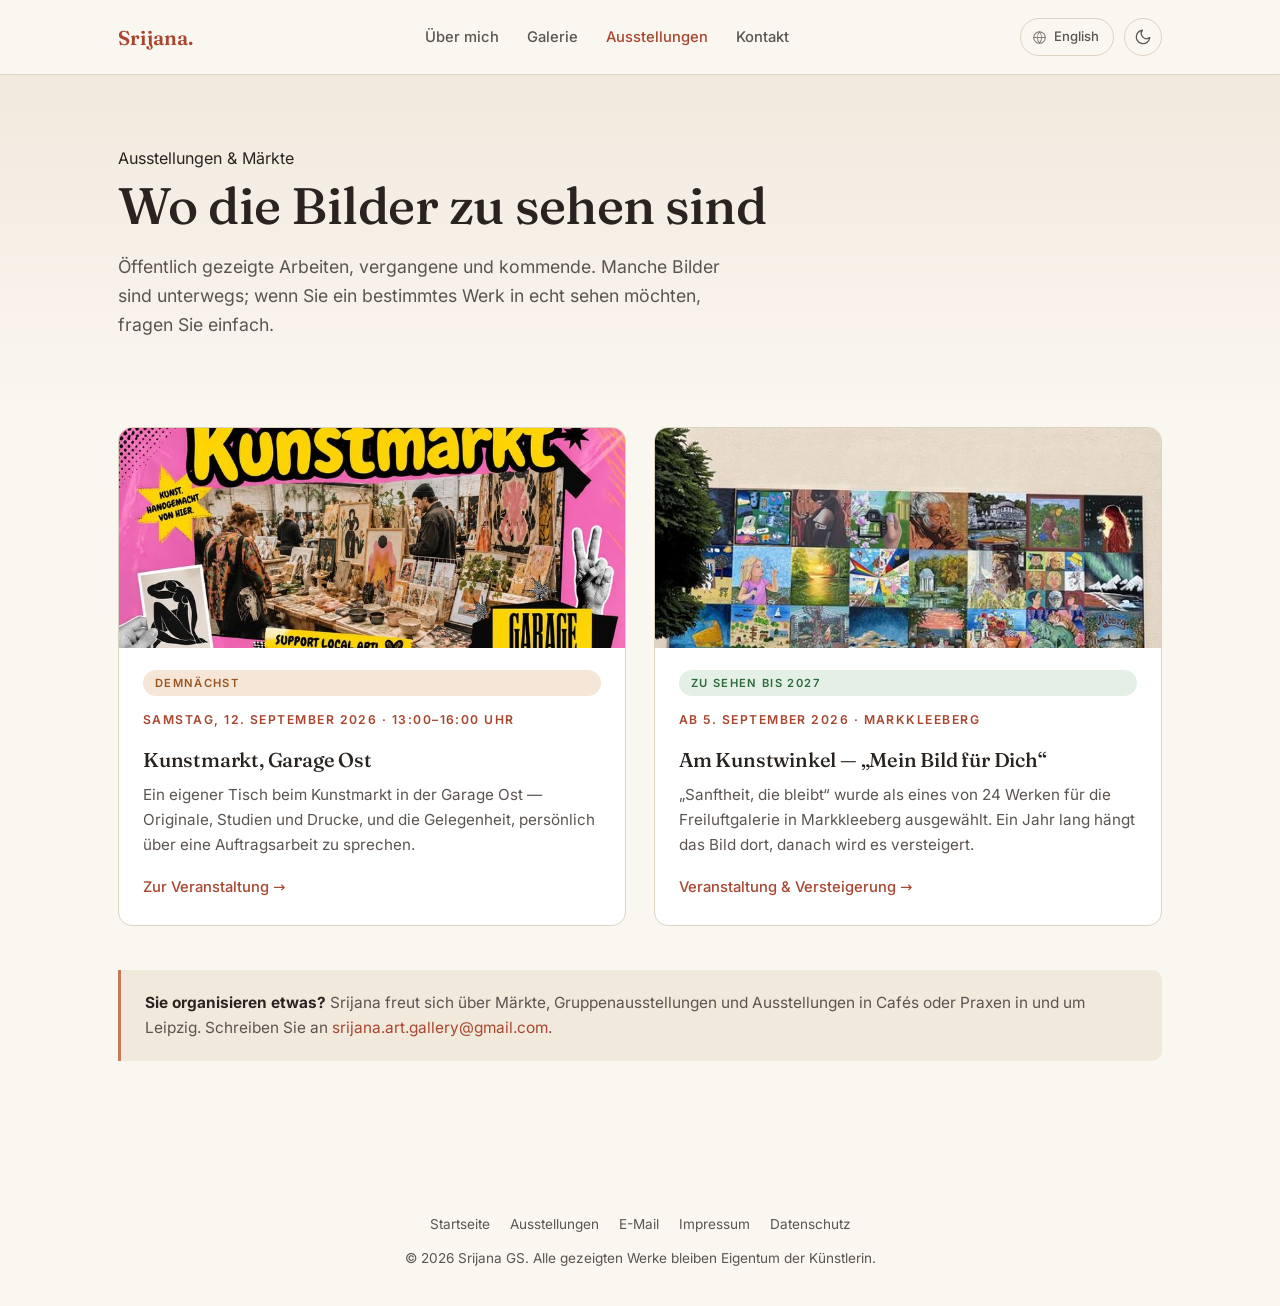
<file: de/ausstellungen.html>
<!DOCTYPE html>
<html lang="de">
<head>
<meta charset="UTF-8">
<meta name="viewport" content="width=device-width, initial-scale=1.0">
<title>Ausstellungen — Srijana GS</title>
<meta name="description" content="Wo die Bilder von Srijana GS zu sehen sind: die Freiluftgalerie Am Kunstwinkel in Markkleeberg und kommende Märkte und Ausstellungen in und um Leipzig.">
<link rel="alternate" hreflang="en" href="https://srijana-art.github.io/exhibitions.html">
<link rel="alternate" hreflang="de" href="https://srijana-art.github.io/de/ausstellungen.html">
<link rel="alternate" hreflang="x-default" href="https://srijana-art.github.io/exhibitions.html">
<meta property="og:title" content="Ausstellungen — Srijana GS">
<meta property="og:description" content="Wo die Bilder von Srijana GS zu sehen sind: die Freiluftgalerie Am Kunstwinkel in Markkleeberg und kommende Märkte und Ausstellungen in und um Leipzig.">
<meta property="og:type" content="website">
<meta property="og:locale" content="de_DE">
<meta property="og:image" content="https://srijana-art.github.io/images/thumbs/art25.jpg">
<link rel="stylesheet" href="../css/site.css?v=f1073379">
<link rel="preload" as="font" type="font/woff2" crossorigin href="../fonts/inter-latin-wght-normal.woff2">
<link rel="preload" as="font" type="font/woff2" crossorigin href="../fonts/fraunces-latin-wght-normal.woff2">
<meta name="theme-color" content="#faf6f0" media="(prefers-color-scheme: light)">
<meta name="theme-color" content="#15120e" media="(prefers-color-scheme: dark)">
<script>
/* Applied before first paint so the page never flashes the wrong theme.
   An explicit choice wins; otherwise follow the operating system. */
(function () {
  try {
    var saved = localStorage.getItem('theme');
    var theme = (saved === 'light' || saved === 'dark') ? saved
      : (window.matchMedia && window.matchMedia('(prefers-color-scheme: dark)').matches ? 'dark' : 'light');
    document.documentElement.setAttribute('data-theme', theme);
  } catch (e) {
    document.documentElement.setAttribute('data-theme', 'light');
  }
})();
</script>
</head>
<body>
<a class="skip-link" href="#main">Zum Inhalt springen</a>
<header class="site-nav">
  <div class="nav-inner">
    <a class="brand" href="index.html">Srijana<span>.</span></a>
    <nav class="links">
      <a href="index.html#about">Über mich</a>
      <a href="index.html#gallery">Galerie</a>
      <a href="ausstellungen.html" class="current">Ausstellungen</a>
      <a href="index.html#contact">Kontakt</a>
    </nav>
    <div class="nav-tools">
      <a class="lang-switch" href="../exhibitions.html" hreflang="en" lang="en"
         title="This page in English" aria-label="This page in English">
        <svg width="15" height="15" viewBox="0 0 24 24" fill="none" stroke="currentColor" stroke-width="1.7"
             stroke-linecap="round" stroke-linejoin="round" aria-hidden="true">
          <circle cx="12" cy="12" r="9.2"></circle>
          <path d="M2.8 12h18.4M12 2.8a15 15 0 0 1 0 18.4M12 2.8a15 15 0 0 0 0 18.4"></path>
        </svg>
        <span>English</span>
      </a>
      <button class="theme-toggle" id="theme-toggle" type="button"
              aria-label="Zwischen hellem und dunklem Modus wechseln" title="Zwischen hellem und dunklem Modus wechseln">
        <svg class="icon-moon" width="18" height="18" viewBox="0 0 24 24" fill="none" stroke="currentColor" stroke-width="1.7"
             stroke-linecap="round" stroke-linejoin="round" aria-hidden="true">
          <path d="M21 12.79A9 9 0 1 1 11.21 3 7 7 0 0 0 21 12.79z"></path>
        </svg>
        <svg class="icon-sun" width="18" height="18" viewBox="0 0 24 24" fill="none" stroke="currentColor" stroke-width="1.7"
             stroke-linecap="round" stroke-linejoin="round" aria-hidden="true">
          <circle cx="12" cy="12" r="4.2"></circle>
          <path d="M12 1.6v2.4M12 20v2.4M4.2 4.2l1.7 1.7M18.1 18.1l1.7 1.7M1.6 12h2.4M20 12h2.4M4.2 19.8l1.7-1.7M18.1 5.9l1.7-1.7"></path>
        </svg>
      </button>
    </div>
  </div>
</header>
<main id="main">

<section class="event-hero">
  <div class="wrap">
    <div class="kicker">Ausstellungen &amp; Märkte</div>
    <h1>Wo die Bilder zu sehen sind</h1>
    <p class="lede">Öffentlich gezeigte Arbeiten, vergangene und kommende. Manche Bilder sind unterwegs; wenn Sie ein bestimmtes Werk in echt sehen möchten, fragen Sie einfach.</p>
  </div>
</section>

<section style="padding-top: 20px;">
  <div class="wrap">
    <div class="exh-list">

      <a class="exh-card" href="ausstellung-garage-ost.html" style="text-decoration:none">
        <img src="../images/events/garage-ost-sm.jpg" alt="Kunstmarkt-Plakat der Garage Ost — ein Marktstand mit Drucken, Keramik und gerahmten Arbeiten" loading="lazy">
        <div class="body">
          <span class="status-pill status-upcoming">Demnächst</span>
          <div class="when">Samstag, 12. September 2026 · 13:00–16:00 Uhr</div>
          <h3>Kunstmarkt, Garage Ost</h3>
          <p>Ein eigener Tisch beim Kunstmarkt in der Garage Ost — Originale, Studien und Drucke, und die Gelegenheit, persönlich über eine Auftragsarbeit zu sprechen.</p>
          <span class="go">Zur Veranstaltung →</span>
        </div>
      </a>

      <a class="exh-card" href="ausstellung-kunstwinkel.html" style="text-decoration:none">
        <img src="../images/events/kw-board-sm.jpg" alt="Die Wand der Freiluftgalerie Am Kunstwinkel in Markkleeberg mit den 24 neu enthüllten Werken" loading="lazy">
        <div class="body">
          <span class="status-pill status-live">Zu sehen bis 2027</span>
          <div class="when">Ab 5. September 2026 · Markkleeberg</div>
          <h3>Am Kunstwinkel — „Mein Bild für Dich“</h3>
          <p>„Sanftheit, die bleibt“ wurde als eines von 24 Werken für die Freiluftgalerie in Markkleeberg ausgewählt. Ein Jahr lang hängt das Bild dort, danach wird es versteigert.</p>
          <span class="go">Veranstaltung &amp; Versteigerung →</span>
        </div>
      </a>

    </div>

    <div class="callout" style="margin-top: 44px;">
      <p><strong>Sie organisieren etwas?</strong> Srijana freut sich über Märkte, Gruppenausstellungen und Ausstellungen in Cafés oder Praxen in und um Leipzig. Schreiben Sie an <a href="mailto:srijana.art.gallery@gmail.com">srijana.art.gallery@gmail.com</a>.</p>
    </div>
  </div>
</section>

</main>
<footer>
  <div class="wrap">
    <div class="footer-links">
      <a href="index.html">Startseite</a>
      <a href="ausstellungen.html">Ausstellungen</a>
      <a href="mailto:srijana.art.gallery@gmail.com">E-Mail</a>
      <a href="impressum.html">Impressum</a>
      <a href="datenschutz.html">Datenschutz</a>
    </div>
    &copy; <span id="year">2026</span> Srijana GS. Alle gezeigten Werke bleiben Eigentum der Künstlerin.
  </div>
</footer>
<script>
(function () {
  var y = document.getElementById('year');
  if (y) y.textContent = new Date().getFullYear();

  var btn = document.getElementById('theme-toggle');
  if (!btn) return;
  var root = document.documentElement;
  function sync() {
    btn.setAttribute('aria-pressed', root.getAttribute('data-theme') === 'dark' ? 'true' : 'false');
  }
  sync();
  btn.addEventListener('click', function () {
    var next = root.getAttribute('data-theme') === 'dark' ? 'light' : 'dark';
    root.setAttribute('data-theme', next);
    try { localStorage.setItem('theme', next); } catch (e) {}
    sync();
  });
  // Follow the OS only while the visitor has not made a choice of their own.
  if (window.matchMedia) {
    var mq = window.matchMedia('(prefers-color-scheme: dark)');
    var onChange = function (e) {
      try { if (localStorage.getItem('theme')) return; } catch (err) {}
      root.setAttribute('data-theme', e.matches ? 'dark' : 'light');
      sync();
    };
    if (mq.addEventListener) mq.addEventListener('change', onChange);
    else if (mq.addListener) mq.addListener(onChange);
  }
})();
</script>

</body>
</html>
</file>
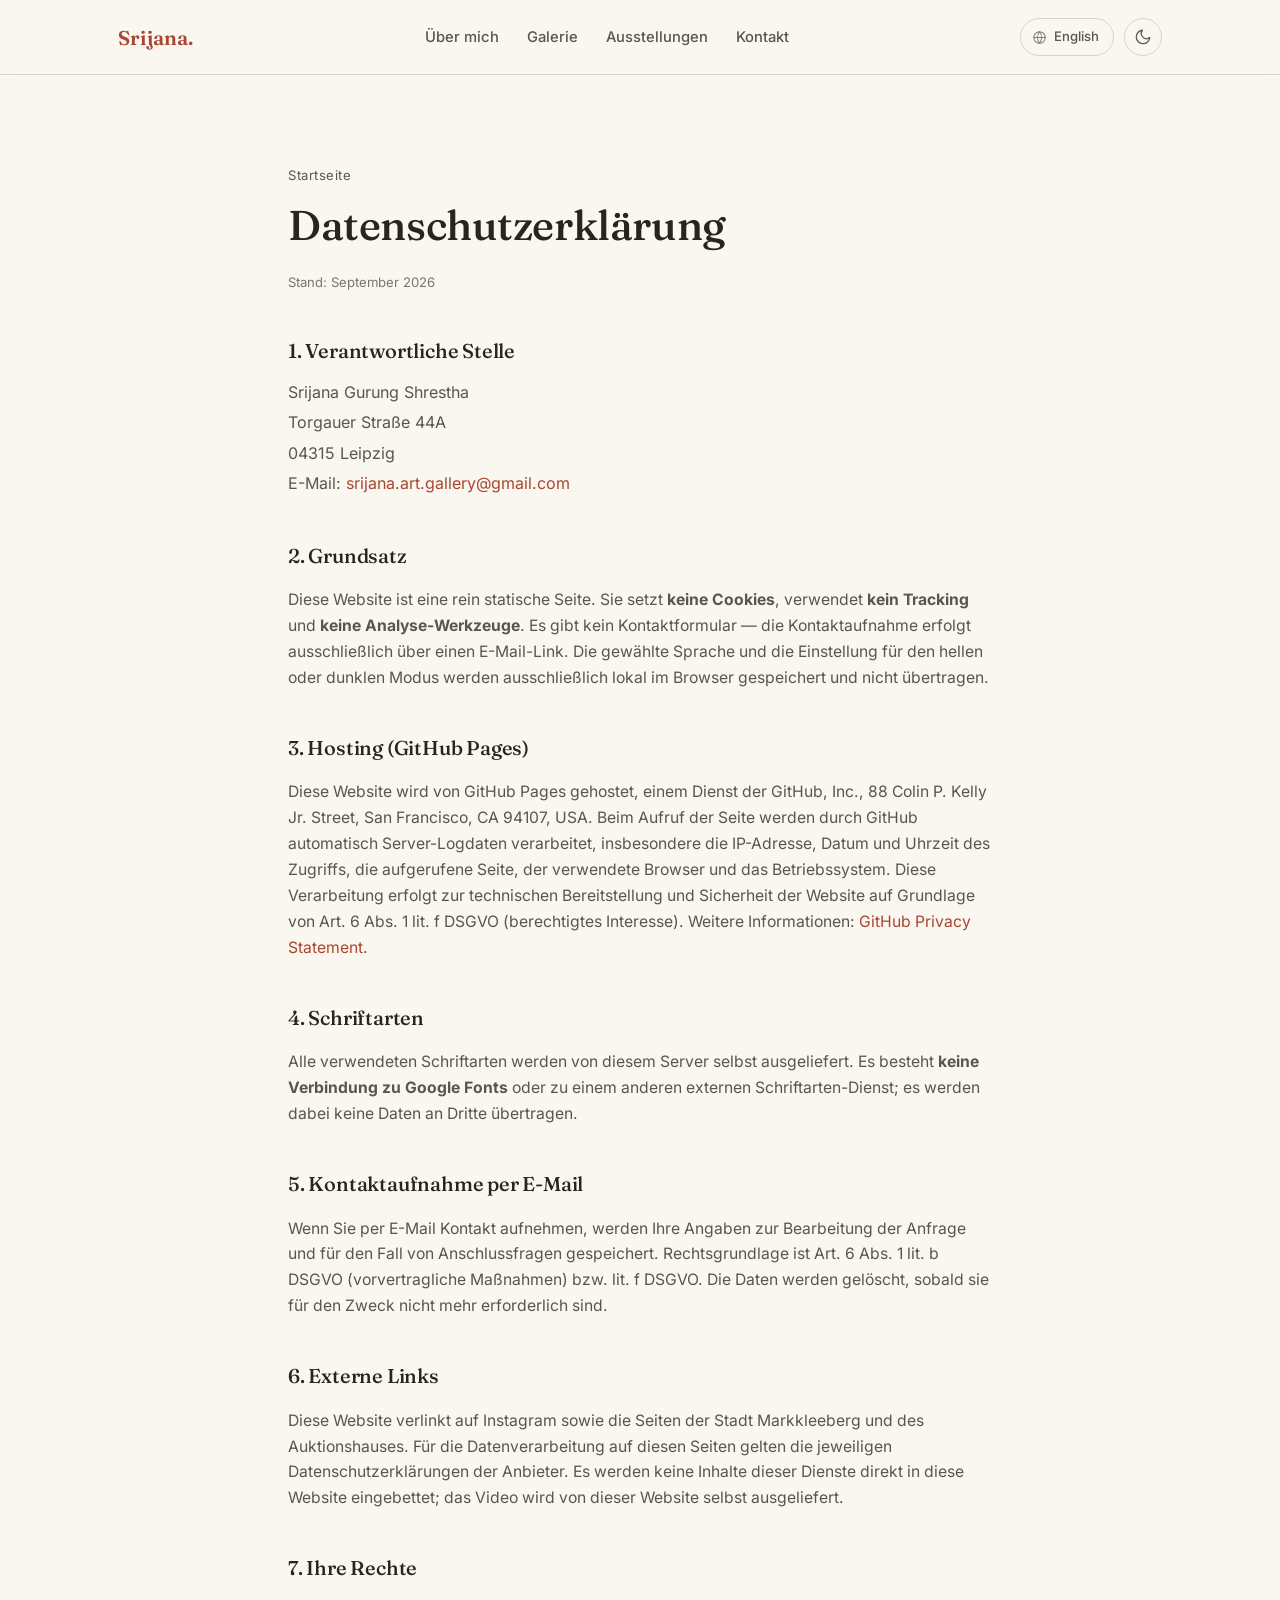
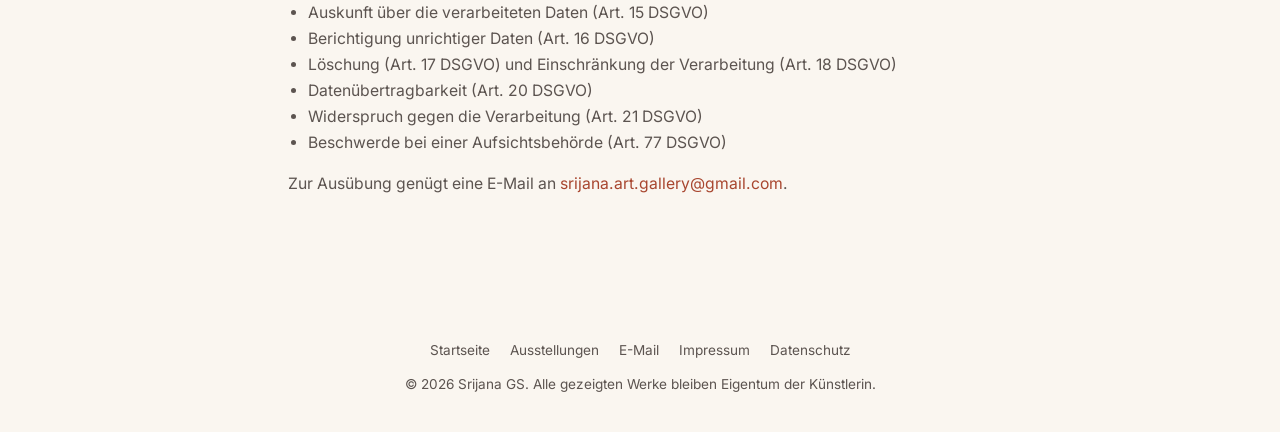
<file: de/datenschutz.html>
<!DOCTYPE html>
<html lang="de">
<head>
<meta charset="UTF-8">
<meta name="viewport" content="width=device-width, initial-scale=1.0">
<title>Datenschutzerklärung — Srijana GS</title>
<meta name="description" content="Datenschutzerklärung für srijana-art.github.io.">
<link rel="alternate" hreflang="en" href="https://srijana-art.github.io/datenschutz.html">
<link rel="alternate" hreflang="de" href="https://srijana-art.github.io/de/datenschutz.html">
<link rel="alternate" hreflang="x-default" href="https://srijana-art.github.io/datenschutz.html">
<meta property="og:title" content="Datenschutzerklärung — Srijana GS">
<meta property="og:description" content="Datenschutzerklärung für srijana-art.github.io.">
<meta property="og:type" content="website">
<meta property="og:locale" content="de_DE">
<meta property="og:image" content="https://srijana-art.github.io/images/thumbs/art25.jpg">
<link rel="stylesheet" href="../css/site.css?v=f1073379">
<link rel="preload" as="font" type="font/woff2" crossorigin href="../fonts/inter-latin-wght-normal.woff2">
<link rel="preload" as="font" type="font/woff2" crossorigin href="../fonts/fraunces-latin-wght-normal.woff2">
<meta name="theme-color" content="#faf6f0" media="(prefers-color-scheme: light)">
<meta name="theme-color" content="#15120e" media="(prefers-color-scheme: dark)">
<script>
/* Applied before first paint so the page never flashes the wrong theme.
   An explicit choice wins; otherwise follow the operating system. */
(function () {
  try {
    var saved = localStorage.getItem('theme');
    var theme = (saved === 'light' || saved === 'dark') ? saved
      : (window.matchMedia && window.matchMedia('(prefers-color-scheme: dark)').matches ? 'dark' : 'light');
    document.documentElement.setAttribute('data-theme', theme);
  } catch (e) {
    document.documentElement.setAttribute('data-theme', 'light');
  }
})();
</script>
</head>
<body>
<a class="skip-link" href="#main">Zum Inhalt springen</a>
<header class="site-nav">
  <div class="nav-inner">
    <a class="brand" href="index.html">Srijana<span>.</span></a>
    <nav class="links">
      <a href="index.html#about">Über mich</a>
      <a href="index.html#gallery">Galerie</a>
      <a href="ausstellungen.html">Ausstellungen</a>
      <a href="index.html#contact">Kontakt</a>
    </nav>
    <div class="nav-tools">
      <a class="lang-switch" href="../datenschutz.html" hreflang="en" lang="en"
         title="This page in English" aria-label="This page in English">
        <svg width="15" height="15" viewBox="0 0 24 24" fill="none" stroke="currentColor" stroke-width="1.7"
             stroke-linecap="round" stroke-linejoin="round" aria-hidden="true">
          <circle cx="12" cy="12" r="9.2"></circle>
          <path d="M2.8 12h18.4M12 2.8a15 15 0 0 1 0 18.4M12 2.8a15 15 0 0 0 0 18.4"></path>
        </svg>
        <span>English</span>
      </a>
      <button class="theme-toggle" id="theme-toggle" type="button"
              aria-label="Zwischen hellem und dunklem Modus wechseln" title="Zwischen hellem und dunklem Modus wechseln">
        <svg class="icon-moon" width="18" height="18" viewBox="0 0 24 24" fill="none" stroke="currentColor" stroke-width="1.7"
             stroke-linecap="round" stroke-linejoin="round" aria-hidden="true">
          <path d="M21 12.79A9 9 0 1 1 11.21 3 7 7 0 0 0 21 12.79z"></path>
        </svg>
        <svg class="icon-sun" width="18" height="18" viewBox="0 0 24 24" fill="none" stroke="currentColor" stroke-width="1.7"
             stroke-linecap="round" stroke-linejoin="round" aria-hidden="true">
          <circle cx="12" cy="12" r="4.2"></circle>
          <path d="M12 1.6v2.4M12 20v2.4M4.2 4.2l1.7 1.7M18.1 18.1l1.7 1.7M1.6 12h2.4M20 12h2.4M4.2 19.8l1.7-1.7M18.1 5.9l1.7-1.7"></path>
        </svg>
      </button>
    </div>
  </div>
</header>
<main id="main">

<section>
  <div class="wrap prose">
    <div class="breadcrumb"><a href="index.html">Startseite</a></div>
    <h1>Datenschutzerkl&auml;rung</h1>
    <p class="updated">Stand: September 2026</p>

    <h2>1. Verantwortliche Stelle</h2>
    <address>
      Srijana Gurung Shrestha<br>
      Torgauer Straße 44A<br>
      04315 Leipzig<br>
      E-Mail: <a href="mailto:srijana.art.gallery@gmail.com">srijana.art.gallery@gmail.com</a>
    </address>

    <h2>2. Grundsatz</h2>
    <p>Diese Website ist eine rein statische Seite. Sie setzt <strong>keine Cookies</strong>,
       verwendet <strong>kein Tracking</strong> und <strong>keine Analyse-Werkzeuge</strong>.
       Es gibt kein Kontaktformular &mdash; die Kontaktaufnahme erfolgt ausschlie&szlig;lich &uuml;ber einen
       E-Mail-Link. Die gew&auml;hlte Sprache und die Einstellung f&uuml;r den hellen oder dunklen Modus
       werden ausschlie&szlig;lich lokal im Browser gespeichert und nicht &uuml;bertragen.</p>

    <h2>3. Hosting (GitHub Pages)</h2>
    <p>Diese Website wird von GitHub Pages gehostet, einem Dienst der GitHub, Inc.,
       88 Colin P. Kelly Jr. Street, San Francisco, CA 94107, USA. Beim Aufruf der Seite
       werden durch GitHub automatisch Server-Logdaten verarbeitet, insbesondere die
       IP-Adresse, Datum und Uhrzeit des Zugriffs, die aufgerufene Seite, der verwendete
       Browser und das Betriebssystem. Diese Verarbeitung erfolgt zur technischen
       Bereitstellung und Sicherheit der Website auf Grundlage von Art. 6 Abs. 1 lit. f DSGVO
       (berechtigtes Interesse). Weitere Informationen:
       <a href="https://docs.github.com/en/site-policy/privacy-policies/github-privacy-statement" target="_blank" rel="noopener">GitHub Privacy Statement</a>.</p>

    <h2>4. Schriftarten</h2>
    <p>Alle verwendeten Schriftarten werden von diesem Server selbst ausgeliefert. Es besteht
       <strong>keine Verbindung zu Google Fonts</strong> oder zu einem anderen externen
       Schriftarten-Dienst; es werden dabei keine Daten an Dritte &uuml;bertragen.</p>

    <h2>5. Kontaktaufnahme per E-Mail</h2>
    <p>Wenn Sie per E-Mail Kontakt aufnehmen, werden Ihre Angaben zur Bearbeitung der Anfrage
       und f&uuml;r den Fall von Anschlussfragen gespeichert. Rechtsgrundlage ist Art. 6 Abs. 1
       lit. b DSGVO (vorvertragliche Ma&szlig;nahmen) bzw. lit. f DSGVO. Die Daten werden gel&ouml;scht,
       sobald sie f&uuml;r den Zweck nicht mehr erforderlich sind.</p>

    <h2>6. Externe Links</h2>
    <p>Diese Website verlinkt auf Instagram sowie die Seiten der Stadt Markkleeberg und
       des Auktionshauses. F&uuml;r die Datenverarbeitung auf diesen Seiten gelten die jeweiligen
       Datenschutzerkl&auml;rungen der Anbieter. Es werden keine Inhalte dieser Dienste direkt in
       diese Website eingebettet; das Video wird von dieser Website selbst ausgeliefert.</p>

    <h2>7. Ihre Rechte</h2>
    <ul>
      <li>Auskunft &uuml;ber die verarbeiteten Daten (Art. 15 DSGVO)</li>
      <li>Berichtigung unrichtiger Daten (Art. 16 DSGVO)</li>
      <li>L&ouml;schung (Art. 17 DSGVO) und Einschr&auml;nkung der Verarbeitung (Art. 18 DSGVO)</li>
      <li>Daten&uuml;bertragbarkeit (Art. 20 DSGVO)</li>
      <li>Widerspruch gegen die Verarbeitung (Art. 21 DSGVO)</li>
      <li>Beschwerde bei einer Aufsichtsbeh&ouml;rde (Art. 77 DSGVO)</li>
    </ul>
    <p>Zur Aus&uuml;bung gen&uuml;gt eine E-Mail an <a href="mailto:srijana.art.gallery@gmail.com">srijana.art.gallery@gmail.com</a>.</p>

  </div>
</section>

</main>
<footer>
  <div class="wrap">
    <div class="footer-links">
      <a href="index.html">Startseite</a>
      <a href="ausstellungen.html">Ausstellungen</a>
      <a href="mailto:srijana.art.gallery@gmail.com">E-Mail</a>
      <a href="impressum.html">Impressum</a>
      <a href="datenschutz.html">Datenschutz</a>
    </div>
    &copy; <span id="year">2026</span> Srijana GS. Alle gezeigten Werke bleiben Eigentum der Künstlerin.
  </div>
</footer>
<script>
(function () {
  var y = document.getElementById('year');
  if (y) y.textContent = new Date().getFullYear();

  var btn = document.getElementById('theme-toggle');
  if (!btn) return;
  var root = document.documentElement;
  function sync() {
    btn.setAttribute('aria-pressed', root.getAttribute('data-theme') === 'dark' ? 'true' : 'false');
  }
  sync();
  btn.addEventListener('click', function () {
    var next = root.getAttribute('data-theme') === 'dark' ? 'light' : 'dark';
    root.setAttribute('data-theme', next);
    try { localStorage.setItem('theme', next); } catch (e) {}
    sync();
  });
  // Follow the OS only while the visitor has not made a choice of their own.
  if (window.matchMedia) {
    var mq = window.matchMedia('(prefers-color-scheme: dark)');
    var onChange = function (e) {
      try { if (localStorage.getItem('theme')) return; } catch (err) {}
      root.setAttribute('data-theme', e.matches ? 'dark' : 'light');
      sync();
    };
    if (mq.addEventListener) mq.addEventListener('change', onChange);
    else if (mq.addListener) mq.addListener(onChange);
  }
})();
</script>

</body>
</html>
</file>
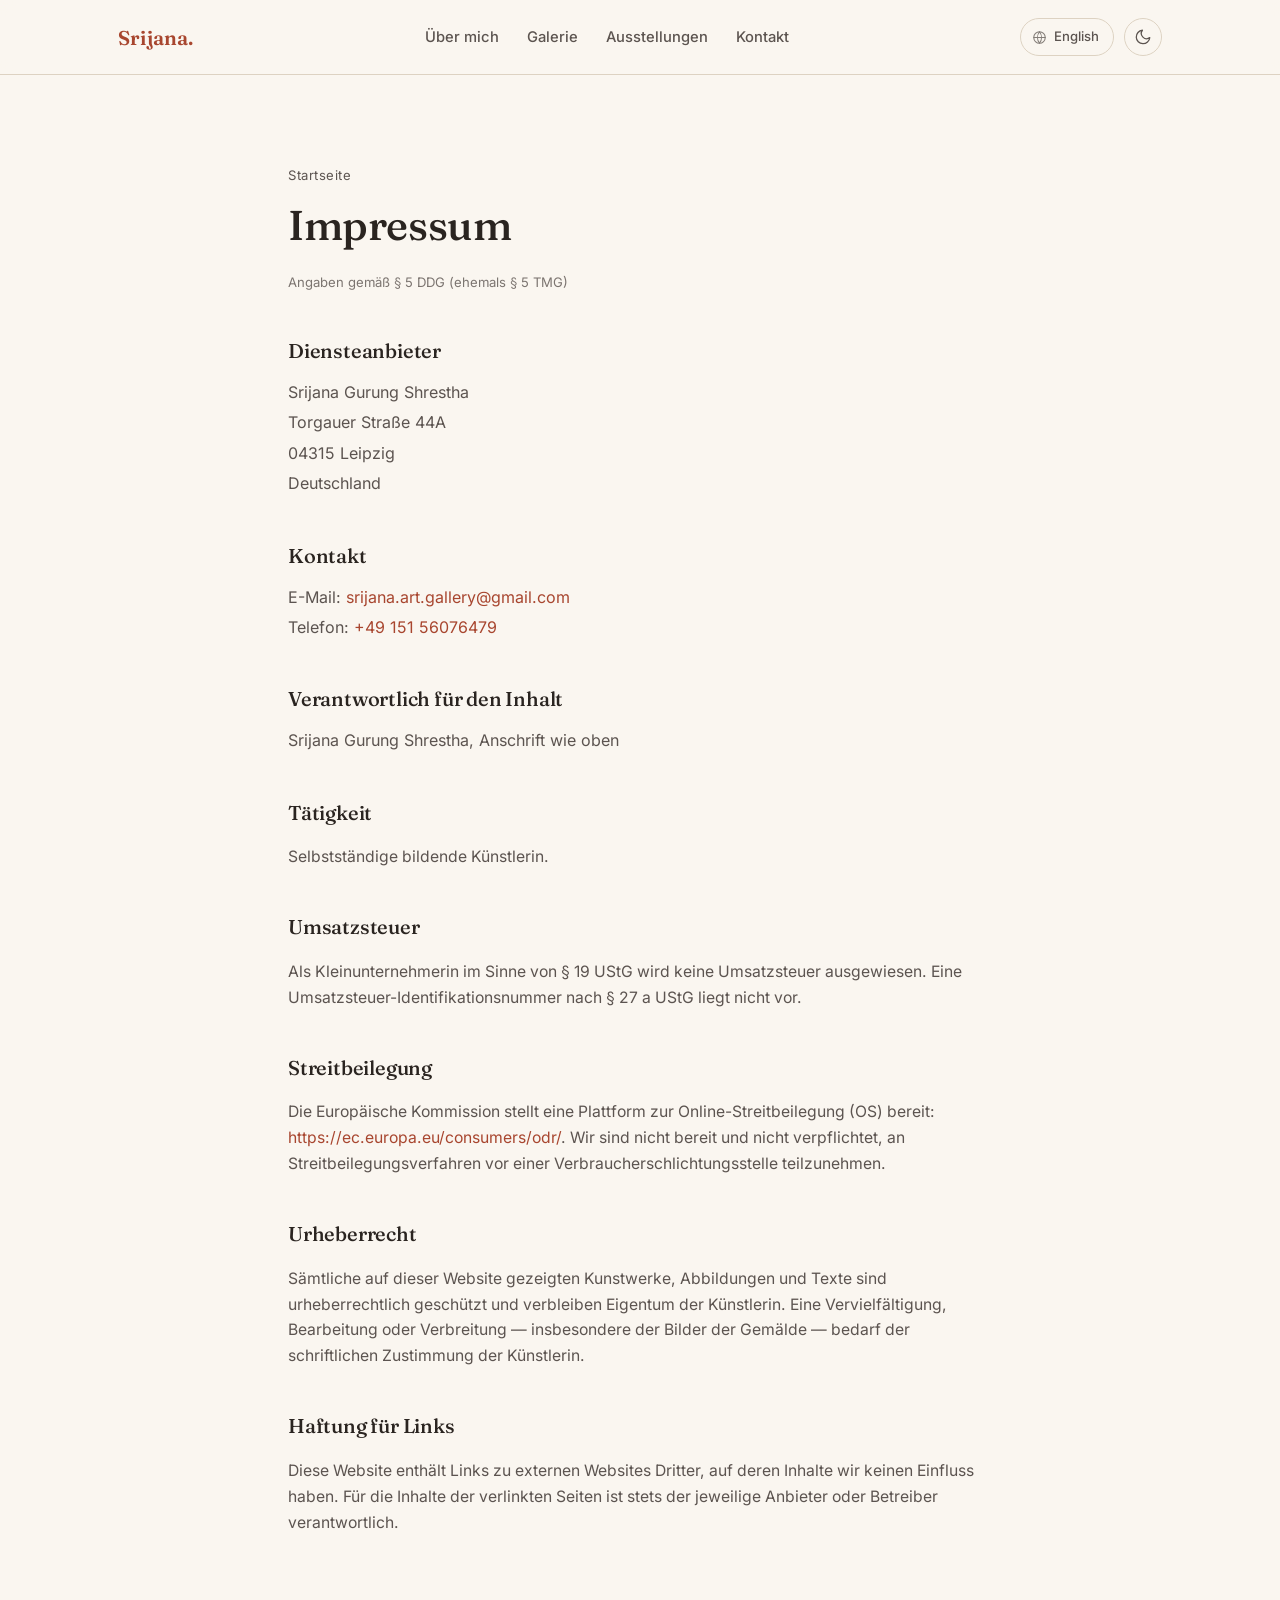
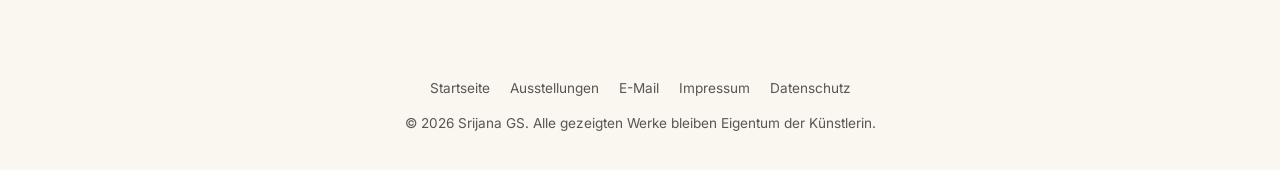
<file: de/impressum.html>
<!DOCTYPE html>
<html lang="de">
<head>
<meta charset="UTF-8">
<meta name="viewport" content="width=device-width, initial-scale=1.0">
<title>Impressum — Srijana GS</title>
<meta name="description" content="Impressum für srijana-art.github.io gemäß § 5 DDG.">
<link rel="alternate" hreflang="en" href="https://srijana-art.github.io/impressum.html">
<link rel="alternate" hreflang="de" href="https://srijana-art.github.io/de/impressum.html">
<link rel="alternate" hreflang="x-default" href="https://srijana-art.github.io/impressum.html">
<meta property="og:title" content="Impressum — Srijana GS">
<meta property="og:description" content="Impressum für srijana-art.github.io gemäß § 5 DDG.">
<meta property="og:type" content="website">
<meta property="og:locale" content="de_DE">
<meta property="og:image" content="https://srijana-art.github.io/images/thumbs/art25.jpg">
<link rel="stylesheet" href="../css/site.css?v=f1073379">
<link rel="preload" as="font" type="font/woff2" crossorigin href="../fonts/inter-latin-wght-normal.woff2">
<link rel="preload" as="font" type="font/woff2" crossorigin href="../fonts/fraunces-latin-wght-normal.woff2">
<meta name="theme-color" content="#faf6f0" media="(prefers-color-scheme: light)">
<meta name="theme-color" content="#15120e" media="(prefers-color-scheme: dark)">
<script>
/* Applied before first paint so the page never flashes the wrong theme.
   An explicit choice wins; otherwise follow the operating system. */
(function () {
  try {
    var saved = localStorage.getItem('theme');
    var theme = (saved === 'light' || saved === 'dark') ? saved
      : (window.matchMedia && window.matchMedia('(prefers-color-scheme: dark)').matches ? 'dark' : 'light');
    document.documentElement.setAttribute('data-theme', theme);
  } catch (e) {
    document.documentElement.setAttribute('data-theme', 'light');
  }
})();
</script>
</head>
<body>
<a class="skip-link" href="#main">Zum Inhalt springen</a>
<header class="site-nav">
  <div class="nav-inner">
    <a class="brand" href="index.html">Srijana<span>.</span></a>
    <nav class="links">
      <a href="index.html#about">Über mich</a>
      <a href="index.html#gallery">Galerie</a>
      <a href="ausstellungen.html">Ausstellungen</a>
      <a href="index.html#contact">Kontakt</a>
    </nav>
    <div class="nav-tools">
      <a class="lang-switch" href="../impressum.html" hreflang="en" lang="en"
         title="This page in English" aria-label="This page in English">
        <svg width="15" height="15" viewBox="0 0 24 24" fill="none" stroke="currentColor" stroke-width="1.7"
             stroke-linecap="round" stroke-linejoin="round" aria-hidden="true">
          <circle cx="12" cy="12" r="9.2"></circle>
          <path d="M2.8 12h18.4M12 2.8a15 15 0 0 1 0 18.4M12 2.8a15 15 0 0 0 0 18.4"></path>
        </svg>
        <span>English</span>
      </a>
      <button class="theme-toggle" id="theme-toggle" type="button"
              aria-label="Zwischen hellem und dunklem Modus wechseln" title="Zwischen hellem und dunklem Modus wechseln">
        <svg class="icon-moon" width="18" height="18" viewBox="0 0 24 24" fill="none" stroke="currentColor" stroke-width="1.7"
             stroke-linecap="round" stroke-linejoin="round" aria-hidden="true">
          <path d="M21 12.79A9 9 0 1 1 11.21 3 7 7 0 0 0 21 12.79z"></path>
        </svg>
        <svg class="icon-sun" width="18" height="18" viewBox="0 0 24 24" fill="none" stroke="currentColor" stroke-width="1.7"
             stroke-linecap="round" stroke-linejoin="round" aria-hidden="true">
          <circle cx="12" cy="12" r="4.2"></circle>
          <path d="M12 1.6v2.4M12 20v2.4M4.2 4.2l1.7 1.7M18.1 18.1l1.7 1.7M1.6 12h2.4M20 12h2.4M4.2 19.8l1.7-1.7M18.1 5.9l1.7-1.7"></path>
        </svg>
      </button>
    </div>
  </div>
</header>
<main id="main">

<section>
  <div class="wrap prose">
    <div class="breadcrumb"><a href="index.html">Startseite</a></div>
    <h1>Impressum</h1>
    <p class="updated">Angaben gem&auml;&szlig; &sect; 5 DDG (ehemals &sect; 5 TMG)</p>

    <h2>Diensteanbieter</h2>
    <address>
      Srijana Gurung Shrestha<br>
      Torgauer Straße 44A<br>
      04315 Leipzig<br>
      Deutschland
    </address>

    <h2>Kontakt</h2>
    <address>
      E-Mail: <a href="mailto:srijana.art.gallery@gmail.com">srijana.art.gallery@gmail.com</a><br>
      Telefon: <a href="tel:+4915156076479">+49 151 56076479</a>
    </address>

    <h2>Verantwortlich f&uuml;r den Inhalt</h2>
    <address>Srijana Gurung Shrestha, Anschrift wie oben</address>

    <h2>T&auml;tigkeit</h2>
    <p>Selbstst&auml;ndige bildende K&uuml;nstlerin.</p>

    <h2>Umsatzsteuer</h2>
    <p>Als Kleinunternehmerin im Sinne von &sect; 19 UStG wird keine Umsatzsteuer ausgewiesen.
       Eine Umsatzsteuer-Identifikationsnummer nach &sect; 27 a UStG liegt nicht vor.</p>
    <!-- Confirmed against the Finanzamt Leipzig I letter: she is registered as a
         Kleinunternehmerin (§ 19 UStG), self-employed artist, profit determined
         under § 4 Abs. 3 EStG. No USt-IdNr. was issued, so none is listed.
         DO NOT publish the Steuernummer or the persönliche Identifikationsnummer
         here — § 5 DDG asks only for a USt-IdNr., and only if one exists. -->

    <h2>Streitbeilegung</h2>
    <p>Die Europ&auml;ische Kommission stellt eine Plattform zur Online-Streitbeilegung (OS) bereit:
       <a href="https://ec.europa.eu/consumers/odr/" target="_blank" rel="noopener">https://ec.europa.eu/consumers/odr/</a>.
       Wir sind nicht bereit und nicht verpflichtet, an Streitbeilegungsverfahren vor einer
       Verbraucherschlichtungsstelle teilzunehmen.</p>

    <h2>Urheberrecht</h2>
    <p>S&auml;mtliche auf dieser Website gezeigten Kunstwerke, Abbildungen und Texte sind
       urheberrechtlich gesch&uuml;tzt und verbleiben Eigentum der K&uuml;nstlerin. Eine Vervielf&auml;ltigung,
       Bearbeitung oder Verbreitung &mdash; insbesondere der Bilder der Gem&auml;lde &mdash; bedarf der
       schriftlichen Zustimmung der K&uuml;nstlerin.</p>

    <h2>Haftung f&uuml;r Links</h2>
    <p>Diese Website enth&auml;lt Links zu externen Websites Dritter, auf deren Inhalte wir keinen
       Einfluss haben. F&uuml;r die Inhalte der verlinkten Seiten ist stets der jeweilige Anbieter
       oder Betreiber verantwortlich.</p>

  </div>
</section>

</main>
<footer>
  <div class="wrap">
    <div class="footer-links">
      <a href="index.html">Startseite</a>
      <a href="ausstellungen.html">Ausstellungen</a>
      <a href="mailto:srijana.art.gallery@gmail.com">E-Mail</a>
      <a href="impressum.html">Impressum</a>
      <a href="datenschutz.html">Datenschutz</a>
    </div>
    &copy; <span id="year">2026</span> Srijana GS. Alle gezeigten Werke bleiben Eigentum der Künstlerin.
  </div>
</footer>
<script>
(function () {
  var y = document.getElementById('year');
  if (y) y.textContent = new Date().getFullYear();

  var btn = document.getElementById('theme-toggle');
  if (!btn) return;
  var root = document.documentElement;
  function sync() {
    btn.setAttribute('aria-pressed', root.getAttribute('data-theme') === 'dark' ? 'true' : 'false');
  }
  sync();
  btn.addEventListener('click', function () {
    var next = root.getAttribute('data-theme') === 'dark' ? 'light' : 'dark';
    root.setAttribute('data-theme', next);
    try { localStorage.setItem('theme', next); } catch (e) {}
    sync();
  });
  // Follow the OS only while the visitor has not made a choice of their own.
  if (window.matchMedia) {
    var mq = window.matchMedia('(prefers-color-scheme: dark)');
    var onChange = function (e) {
      try { if (localStorage.getItem('theme')) return; } catch (err) {}
      root.setAttribute('data-theme', e.matches ? 'dark' : 'light');
      sync();
    };
    if (mq.addEventListener) mq.addEventListener('change', onChange);
    else if (mq.addListener) mq.addListener(onChange);
  }
})();
</script>

</body>
</html>
</file>
<file: css/site.css>
/* ---------- Self-hosted fonts ----------
   Served from this site, not from Google's CDN. Loading fonts.googleapis.com
   sends every visitor's IP address to Google; a Munich court awarded damages
   over exactly that (LG München I, 3 O 17493/20), and it is a standing
   Abmahnung target in Germany. Self-hosting removes the transfer entirely,
   which is also why the Datenschutzerklärung no longer mentions Google Fonts.
   Variable fonts, latin subset only — German umlauts and ß live in Latin-1. */
@font-face {
  font-family: 'Fraunces';
  font-style: normal;
  font-weight: 100 900;
  font-display: swap;
  src: url('../fonts/fraunces-latin-wght-normal.woff2') format('woff2-variations');
  unicode-range: U+0000-00FF,U+0131,U+0152-0153,U+02BB-02BC,U+02C6,U+02DA,U+02DC,U+0304,U+0308,U+0329,U+2000-206F,U+20AC,U+2122,U+2191,U+2193,U+2212,U+2215,U+FEFF,U+FFFD;
}
@font-face {
  font-family: 'Fraunces';
  font-style: italic;
  font-weight: 100 900;
  font-display: swap;
  src: url('../fonts/fraunces-latin-wght-italic.woff2') format('woff2-variations');
  unicode-range: U+0000-00FF,U+0131,U+0152-0153,U+02BB-02BC,U+02C6,U+02DA,U+02DC,U+0304,U+0308,U+0329,U+2000-206F,U+20AC,U+2122,U+2191,U+2193,U+2212,U+2215,U+FEFF,U+FFFD;
}
@font-face {
  font-family: 'Inter';
  font-style: normal;
  font-weight: 100 900;
  font-display: swap;
  src: url('../fonts/inter-latin-wght-normal.woff2') format('woff2-variations');
  unicode-range: U+0000-00FF,U+0131,U+0152-0153,U+02BB-02BC,U+02C6,U+02DA,U+02DC,U+0304,U+0308,U+0329,U+2000-206F,U+20AC,U+2122,U+2191,U+2193,U+2212,U+2215,U+FEFF,U+FFFD;
}
@font-face {
  font-family: 'Inter';
  font-style: italic;
  font-weight: 100 900;
  font-display: swap;
  src: url('../fonts/inter-latin-wght-italic.woff2') format('woff2-variations');
  unicode-range: U+0000-00FF,U+0131,U+0152-0153,U+02BB-02BC,U+02C6,U+02DA,U+02DC,U+0304,U+0308,U+0329,U+2000-206F,U+20AC,U+2122,U+2191,U+2193,U+2212,U+2215,U+FEFF,U+FFFD;
}

/* ---------- Theme tokens ----------
     Light is the default. Dark is applied by data-theme="dark" on <html>,
     set before first paint by the inline script in each page's <head>, so the
     page never flashes the wrong theme. Every colour is defined here first,
     so nothing depends on a media query alone. */
  :root {
    color-scheme: light;
    --ink: #2a2420;
    --ink-soft: #5c5450;
    --paper: #faf6f0;
    --paper-warm: #f2e9dd;
    --accent: #a8462f;
    --accent-soft: #c97b56;
    --line: #ddd2c2;

    --card: #ffffff;
    --card-border: rgba(42, 36, 32, 0.09);
    --nav-bg: rgba(250, 246, 240, 0.88);
    --badge-bg: rgba(250, 246, 240, 0.94);
    --note-bg: rgba(255, 255, 255, 0.55);
    --shadow: rgba(42, 36, 32, 0.3);
    --shadow-strong: rgba(42, 36, 32, 0.5);

    /* the reverse-contrast panel used by the contact box */
    --panel-bg: #2a2420;
    --panel-fg: #faf6f0;
    --panel-muted: #cfc4b6;
    --panel-border: #7a7069;

    --pill-live-bg: #e4f0e6;   --pill-live-fg: #2f6b3d;
    --pill-up-bg:   #f6e6d8;   --pill-up-fg:   #9a5520;
    --pill-past-bg: #eae3d8;   --pill-past-fg: #6b6259;

    --max-w: 1100px;
  }

  :root[data-theme="dark"] {
    color-scheme: dark;
    --ink: #ece4d8;
    --ink-soft: #a99e8e;
    --paper: #15120e;
    --paper-warm: #1e1912;
    --accent: #e0906a;
    --accent-soft: #c97b56;
    --line: #392f26;

    --card: #221d16;
    --card-border: rgba(236, 228, 216, 0.10);
    --nav-bg: rgba(21, 18, 14, 0.9);
    --badge-bg: rgba(21, 18, 14, 0.9);
    --note-bg: rgba(236, 228, 216, 0.045);
    --shadow: rgba(0, 0, 0, 0.6);
    --shadow-strong: rgba(0, 0, 0, 0.75);

    --panel-bg: #241e17;
    --panel-fg: #f2ece2;
    --panel-muted: #b3a898;
    --panel-border: #5c5347;

    --pill-live-bg: #1e2f21;   --pill-live-fg: #8fc79a;
    --pill-up-bg:   #33251a;   --pill-up-fg:   #dca070;
    --pill-past-bg: #262019;   --pill-past-fg: #9b9083;
  }

  * { box-sizing: border-box; }

  html {
    scroll-behavior: smooth;
    /* Safari on iPhone inflates text on rotation to landscape without this */
    -webkit-text-size-adjust: 100%;
    text-size-adjust: 100%;
    background: var(--paper);
  }

  body {
    margin: 0;
    background: var(--paper);
    color: var(--ink);
    font-family: 'Inter', system-ui, sans-serif;
    font-weight: 400;
    line-height: 1.65;
    -webkit-font-smoothing: antialiased;
    -webkit-tap-highlight-color: rgba(168, 70, 47, 0.18);
    transition: background-color 0.25s ease, color 0.25s ease;
  }
  /* iOS Safari ignores overflow:hidden on <body>, so the scroll lock also pins
     the body with position:fixed; the JS restores the scroll position on close. */
  body.no-scroll {
    overflow: hidden;
    position: fixed;
    width: 100%;
  }

  h1, h2, h3, .display {
    font-family: 'Fraunces', Georgia, serif;
    font-weight: 500;
    letter-spacing: -0.01em;
    color: var(--ink);
  }

  a { color: var(--accent); text-decoration: none; }
  a:hover { text-decoration: underline; }

  .wrap {
    max-width: var(--max-w);
    margin: 0 auto;
    padding: 0 28px;
  }

  /* ---------- Nav ---------- */
  header.site-nav {
    position: sticky;
    top: 0;
    z-index: 50;
    background: var(--nav-bg);
    -webkit-backdrop-filter: blur(8px);
    backdrop-filter: blur(8px);
    border-bottom: 1px solid var(--line);
  }
  .nav-inner {
    max-width: var(--max-w);
    margin: 0 auto;
    padding: 18px 28px;
    display: flex;
    align-items: center;
    justify-content: space-between;
    gap: 20px;
  }
  .brand {
    font-family: 'Fraunces', serif;
    font-size: 1.25rem;
    font-weight: 600;
    letter-spacing: 0.01em;
  }
  .brand span { color: var(--accent); }
  nav.links { display: flex; gap: 28px; }
  nav.links a {
    color: var(--ink-soft);
    font-size: 0.92rem;
    font-weight: 500;
  }
  nav.links a:hover { color: var(--accent); text-decoration: none; }

  /* ---------- Hero ---------- */
  .hero {
    padding: 90px 0 70px;
    text-align: center;
    background: linear-gradient(180deg, var(--paper-warm) 0%, var(--paper) 100%);
  }
  .hero .kicker {
    text-transform: uppercase;
    letter-spacing: 0.14em;
    font-size: 0.78rem;
    color: var(--accent);
    font-weight: 600;
    margin-bottom: 18px;
  }
  .hero h1 {
    font-size: clamp(2.4rem, 6vw, 4.2rem);
    margin: 0 0 20px;
    line-height: 1.08;
  }
  .hero p.lede {
    max-width: 620px;
    margin: 0 auto;
    color: var(--ink-soft);
    font-size: 1.15rem;
  }
  .hero .cta-row {
    margin-top: 34px;
    display: flex;
    gap: 16px;
    justify-content: center;
    flex-wrap: wrap;
  }
  .btn {
    display: inline-block;
    padding: 13px 28px;
    border-radius: 999px;
    font-weight: 500;
    font-size: 0.95rem;
    border: 1px solid var(--ink);
    transition: all 0.2s ease;
  }
  .btn-solid {
    background: var(--ink);
    color: var(--paper);
  }
  .btn-solid:hover { background: var(--accent); border-color: var(--accent); text-decoration: none; color: #fff; }
  .btn-outline {
    background: transparent;
    color: var(--ink);
  }
  .btn-outline:hover { border-color: var(--accent); color: var(--accent); text-decoration: none; }

  /* ---------- Section shared ---------- */
  section { padding: 90px 0; }
  .section-head {
    text-align: center;
    max-width: 640px;
    margin: 0 auto 56px;
  }
  .section-head .kicker {
    text-transform: uppercase;
    letter-spacing: 0.14em;
    font-size: 0.76rem;
    color: var(--accent);
    font-weight: 600;
    margin-bottom: 12px;
  }
  .section-head h2 { font-size: clamp(1.8rem, 4vw, 2.6rem); margin: 0 0 14px; }
  .section-head p { color: var(--ink-soft); margin: 0; }

  /* ---------- About ---------- */
  .about-grid {
    display: grid;
    grid-template-columns: 0.85fr 1.15fr;
    gap: 56px;
    align-items: center;
  }
  .about-portrait {
    border-radius: 12px;
    overflow: hidden;
    box-shadow: 0 20px 45px -20px var(--shadow);
  }
  .about-portrait img { width: 100%; height: auto; display: block; }
  .about-text p { color: var(--ink-soft); font-size: 1.03rem; margin: 0 0 18px; }
  .about-text p:last-child { margin-bottom: 0; }
  .about-text .quote {
    font-family: 'Fraunces', serif;
    font-style: italic;
    font-size: 1.28rem;
    color: var(--ink);
    line-height: 1.5;
    border-left: 3px solid var(--accent-soft);
    padding-left: 20px;
    margin: 26px 0;
  }
  .about-facts {
    display: flex;
    gap: 32px;
    margin-top: 30px;
    flex-wrap: wrap;
  }
  .fact .num {
    font-family: 'Fraunces', serif;
    font-size: 1.6rem;
    color: var(--accent);
    display: block;
  }
  .fact .label {
    font-size: 0.82rem;
    color: var(--ink-soft);
    text-transform: uppercase;
    letter-spacing: 0.06em;
  }

  /* ---------- Gallery ---------- */
  .gallery-filter {
    display: flex;
    justify-content: center;
    gap: 10px;
    margin-bottom: 40px;
    flex-wrap: wrap;
  }
  .filter-btn {
    border: 1px solid var(--line);
    background: transparent;
    color: var(--ink-soft);
    padding: 8px 18px;
    border-radius: 999px;
    font-size: 0.86rem;
    font-family: 'Inter', sans-serif;
    cursor: pointer;
    transition: all 0.15s ease;
  }
  .filter-btn:hover { border-color: var(--accent-soft); color: var(--accent); }
  .filter-btn.active { background: var(--ink); color: var(--paper); border-color: var(--ink); }
  .filter-btn .count { opacity: 0.55; font-size: 0.78em; margin-left: 5px; }

  /* Masonry columns keep every painting at its true proportions */
  .gallery-grid {
    column-count: 3;
    column-gap: 22px;
  }
  .art-card {
    break-inside: avoid;
    page-break-inside: avoid;
    position: relative;
    margin: 0 0 22px;
    border-radius: 10px;
    overflow: hidden;
    background: var(--card);
    border: 1px solid var(--card-border);
    box-shadow: 0 12px 30px -18px var(--shadow);
    cursor: zoom-in;
    display: block;
  }
  .art-card:focus-visible { outline: 2px solid var(--accent); outline-offset: 3px; }
  .art-card img {
    width: 100%;
    height: auto;
    display: block;
    transition: transform 0.45s ease;
    background: var(--paper-warm);
  }
  @media (hover: hover) {
    .art-card:hover img { transform: scale(1.035); }
  }
  .art-caption {
    position: absolute;
    inset: auto 0 0 0;
    background: linear-gradient(180deg, transparent, rgba(20,15,12,0.88) 70%);
    color: #f7f1e8;
    padding: 40px 16px 14px;
    font-size: 0.84rem;
    opacity: 0;
    transition: opacity 0.25s ease;
    pointer-events: none;
  }
  .art-card:focus .art-caption,
  .art-card:focus-visible .art-caption { opacity: 1; }
  @media (hover: hover) {
    .art-card:hover .art-caption { opacity: 1; }
  }
  .art-caption strong { display: block; font-family: 'Fraunces', serif; font-size: 1.02rem; margin-bottom: 2px; font-weight: 500; }

  @media (hover: none) {
    .art-caption { opacity: 1; }
  }

  .art-card.hidden { display: none; }

  /* ---------- Lightbox ---------- */
  .lightbox {
    display: none;
    position: fixed;
    inset: 0;
    background: rgba(12, 9, 7, 0.975);
    -webkit-backdrop-filter: blur(6px);
    backdrop-filter: blur(6px);
    z-index: 100;
    align-items: center;
    justify-content: center;
    padding: 60px 72px;
  }
  .lightbox.open { display: flex; }
  /* flex-start + auto margins keeps the panel centred when it fits and lets it
     scroll from the top when a long caption makes it taller than the viewport
     (centred flex items get clipped at the top instead of scrolling). */
  .lightbox { align-items: flex-start; overflow-y: auto; -webkit-overflow-scrolling: touch; }
  .lightbox-content {
    max-width: 900px;
    width: 100%;
    margin: auto 0;
    text-align: center;
  }
  .lightbox-content img {
    max-width: 100%;
    max-height: 52vh;   /* fallback for browsers without dvh */
    max-height: 52dvh;  /* iOS: excludes the collapsing browser chrome */
    width: auto;
    border-radius: 6px;
    box-shadow: 0 30px 70px rgba(0,0,0,0.55);
  }
  .lightbox-info { color: #f2ece2; margin-top: 20px; }
  .lightbox-info strong { font-family: 'Fraunces', serif; font-size: 1.3rem; display: block; margin-bottom: 4px; font-weight: 500; }
  .lightbox-info .medium {
    display: block;
    font-size: 0.8rem;
    text-transform: uppercase;
    letter-spacing: 0.12em;
    color: var(--accent-soft);
    margin-bottom: 12px;
  }
  .lightbox-info p { color: #cfc4b6; font-size: 0.95rem; max-width: 620px; margin: 0 auto; line-height: 1.6; }
  .lb-btn {
    position: absolute;
    background: none;
    border: none;
    color: #f2ece2;
    cursor: pointer;
    line-height: 1;
    padding: 10px 14px;
    border-radius: 999px;
    transition: background 0.15s ease;
  }
  .lb-btn:hover { background: rgba(255,255,255,0.12); }
  .lightbox-close { position: fixed; top: 20px; right: 24px; font-size: 1.9rem; }
  .lightbox-prev, .lightbox-next { position: fixed; top: 50%; transform: translateY(-50%); font-size: 2.2rem; }
  .lightbox-prev { left: 14px; }
  .lightbox-next { right: 14px; }
  .lightbox-counter {
    position: fixed;
    top: 28px;
    left: 30px;
    color: #8d827a;
    font-size: 0.8rem;
    letter-spacing: 0.1em;
  }

  /* ---------- Process strip ---------- */
  .process { background: var(--paper-warm); }
  .process-grid {
    max-width: 720px;
    margin: 0 auto;
    text-align: center;
  }
  .process-text p {
    color: var(--ink-soft);
    font-size: 1.15rem;
    font-family: 'Fraunces', serif;
    font-style: italic;
    line-height: 1.6;
  }

  /* ---------- Contact ---------- */
  .contact-box {
    background: var(--panel-bg);
    color: var(--panel-fg);
    border: 1px solid var(--panel-border);
    border-radius: 20px;
    padding: 64px 48px;
    text-align: center;
  }
  .contact-box h2 { color: var(--panel-fg); margin: 0 0 16px; }
  .contact-box p { color: var(--panel-muted); max-width: 480px; margin: 0 auto 32px; }
  .contact-links {
    display: flex;
    justify-content: center;
    gap: 16px;
    flex-wrap: wrap;
  }
  .contact-links a.btn-solid {
    background: var(--panel-fg);
    color: var(--panel-bg);
    border-color: var(--panel-fg);
  }
  .contact-links a.btn-solid:hover { background: var(--accent-soft); border-color: var(--accent-soft); color: #fff; }
  .contact-links a.btn-outline {
    border-color: var(--panel-border);
    color: var(--panel-fg);
  }
  .contact-links a.btn-outline:hover { border-color: var(--panel-fg); color: var(--panel-fg); }

  footer {
    padding: 36px 0;
    text-align: center;
    color: var(--ink-soft);
    font-size: 0.85rem;
  }
  footer a { color: var(--ink-soft); }

  /* ---------- Responsive ---------- */
  @media (max-width: 860px) {
    .nav-inner { flex-wrap: wrap; row-gap: 12px; padding: 14px 20px; }
    nav.links {
      order: 3;
      width: 100%;
      justify-content: center;
      gap: 20px;
    }
    nav.links a { font-size: 0.86rem; }
    .about-grid { grid-template-columns: 1fr; gap: 36px; }
    .gallery-grid { column-count: 2; }
    .lightbox { padding: 52px 20px; }
    .lightbox-prev { left: 2px; }
    .lightbox-next { right: 2px; }
  }
  @media (max-width: 540px) {
    .hero { padding: 64px 0 48px; }
    section { padding: 60px 0; }
    .gallery-grid { column-count: 2; column-gap: 12px; }
    .art-card { margin-bottom: 12px; }
    .art-caption { padding: 28px 10px 9px; font-size: 0.72rem; }
    .art-caption strong { font-size: 0.85rem; }
    .contact-box { padding: 44px 24px; }
    .lightbox-content img { max-height: 44vh; max-height: 44dvh; }
  }
  @media (prefers-reduced-motion: reduce) {
    html { scroll-behavior: auto; }
    .art-card img, .art-caption { transition: none; }
    .art-card:hover img { transform: none; }
  }

  /* ================================================================
     Additions: sales / enquiry, exhibitions, event pages, legal pages
     ================================================================ */

  .skip-link {
    position: absolute; left: -9999px; top: 0;
    background: var(--ink); color: var(--paper);
    padding: 10px 16px; z-index: 200; border-radius: 0 0 6px 0;
  }
  .skip-link:focus { left: 0; }

  nav.links a.current { color: var(--accent); }

  /* ---------- Availability / enquiry ---------- */
  .avail-note {
    max-width: 640px;
    margin: -28px auto 40px;
    text-align: center;
    color: var(--ink-soft);
    font-size: 0.95rem;
    padding: 16px 22px;
    border: 1px solid var(--line);
    border-radius: 12px;
    background: var(--note-bg);
  }
  .avail-note strong { color: var(--ink); font-weight: 600; }

  .art-card .badge {
    position: absolute;
    top: 10px; left: 10px;
    background: var(--badge-bg);
    color: var(--ink);
    font-size: 0.68rem;
    text-transform: uppercase;
    letter-spacing: 0.1em;
    font-weight: 600;
    padding: 5px 10px;
    border-radius: 999px;
    z-index: 2;
    pointer-events: none;
  }
  .art-card .badge.badge-exhibited { background: var(--accent); color: #fff; }

  .lightbox-actions {
    margin-top: 22px;
    display: flex;
    gap: 12px;
    justify-content: center;
    flex-wrap: wrap;
  }
  .lightbox-actions .btn {
    padding: 11px 22px;
    font-size: 0.88rem;
  }
  .lightbox-actions .btn-solid { background: var(--paper); color: var(--ink); border-color: var(--paper); }
  .lightbox-actions .btn-solid:hover { background: var(--accent-soft); border-color: var(--accent-soft); color: #fff; }
  .lightbox-actions .btn-outline { border-color: #7a7069; color: #f2ece2; }
  .lightbox-actions .btn-outline:hover { border-color: var(--paper); color: var(--paper); }
  .lightbox-actions .btn.hidden { display: none; }

  .contact-email {
    font-family: 'Fraunces', serif;
    font-size: clamp(1.05rem, 3vw, 1.45rem);
    display: inline-block;
    margin: 0 0 26px;
    color: var(--panel-fg);
    word-break: break-word;
  }
  .contact-email span {
    border-bottom: 1px solid var(--panel-border);
    padding-bottom: 3px;
  }
  .contact-email:hover { color: var(--accent-soft); text-decoration: none; }
  .contact-email:hover span { border-color: var(--accent-soft); }

  /* ---------- Exhibition cards ---------- */
  .exh-list {
    display: grid;
    grid-template-columns: repeat(auto-fit, minmax(320px, 1fr));
    gap: 28px;
  }
  .exh-card {
    background: var(--card);
    border: 1px solid var(--line);
    border-radius: 14px;
    overflow: hidden;
    display: flex;
    flex-direction: column;
    transition: transform 0.2s ease, box-shadow 0.2s ease;
  }
  @media (hover: hover) {
    .exh-card:hover { transform: translateY(-3px); box-shadow: 0 22px 40px -26px var(--shadow-strong); }
  }
  .exh-card img { width: 100%; height: 220px; object-fit: cover; display: block; background: var(--paper-warm); }
  .exh-card .body { padding: 22px 24px 26px; flex: 1; display: flex; flex-direction: column; }
  .exh-card h3 { margin: 0 0 6px; font-size: 1.25rem; }
  .exh-card .when {
    font-size: 0.76rem;
    text-transform: uppercase;
    letter-spacing: 0.12em;
    color: var(--accent);
    font-weight: 600;
    margin-bottom: 12px;
  }
  .exh-card p { color: var(--ink-soft); font-size: 0.95rem; margin: 0 0 18px; flex: 1; }
  .exh-card .go { font-weight: 500; font-size: 0.92rem; }

  .status-pill {
    display: inline-block;
    font-size: 0.7rem;
    text-transform: uppercase;
    letter-spacing: 0.12em;
    font-weight: 600;
    padding: 4px 12px;
    border-radius: 999px;
    margin-bottom: 14px;
  }
  .status-live     { background: var(--pill-live-bg); color: var(--pill-live-fg); }
  .status-upcoming { background: var(--pill-up-bg);   color: var(--pill-up-fg); }
  .status-past     { background: var(--pill-past-bg); color: var(--pill-past-fg); }

  /* ---------- Event page ---------- */
  .event-hero {
    padding: 70px 0 50px;
    background: linear-gradient(180deg, var(--paper-warm) 0%, var(--paper) 100%);
  }
  .event-hero h1 { font-size: clamp(2rem, 5vw, 3.2rem); margin: 6px 0 14px; line-height: 1.12; }
  .event-hero .lede { color: var(--ink-soft); font-size: 1.1rem; max-width: 640px; }

  .facts-table {
    width: 100%;
    border-collapse: collapse;
    margin: 8px 0 0;
    font-size: 0.96rem;
  }
  .facts-table th, .facts-table td {
    text-align: left;
    padding: 12px 0;
    border-bottom: 1px solid var(--line);
    vertical-align: top;
  }
  .facts-table th {
    width: 34%;
    font-family: 'Inter', sans-serif;
    font-weight: 500;
    color: var(--ink-soft);
    font-size: 0.8rem;
    text-transform: uppercase;
    letter-spacing: 0.09em;
    padding-right: 18px;
  }
  .facts-table tr:last-child th, .facts-table tr:last-child td { border-bottom: none; }

  .event-grid {
    display: grid;
    grid-template-columns: 1.05fr 0.95fr;
    gap: 52px;
    align-items: start;
  }

  .featured-work {
    background: var(--card);
    border: 1px solid var(--line);
    border-radius: 16px;
    overflow: hidden;
  }
  .featured-work > img { width: 100%; height: auto; display: block; }
  .featured-work .body { padding: 26px 28px 30px; }
  .featured-work h3 { margin: 0 0 4px; font-size: 1.35rem; }
  .featured-work .medium {
    font-size: 0.76rem; text-transform: uppercase; letter-spacing: 0.12em;
    color: var(--accent); font-weight: 600; margin-bottom: 14px; display: block;
  }
  .featured-work p { color: var(--ink-soft); font-size: 0.98rem; margin: 0 0 18px; }

  .callout {
    border-left: 3px solid var(--accent-soft);
    background: var(--paper-warm);
    padding: 20px 24px;
    border-radius: 0 10px 10px 0;
    margin: 26px 0;
  }
  .callout p { margin: 0 0 10px; color: var(--ink-soft); font-size: 0.96rem; }
  .callout p:last-child { margin-bottom: 0; }
  .callout strong { color: var(--ink); }

  .photo-strip {
    column-count: 3;
    column-gap: 18px;
    margin-top: 12px;
  }
  .photo-strip figure {
    break-inside: avoid;
    margin: 0 0 18px;
    border-radius: 10px;
    overflow: hidden;
    border: 1px solid var(--card-border);
    background: var(--card);
    cursor: zoom-in;
  }
  .photo-strip img { width: 100%; height: auto; display: block; }

  .breadcrumb {
    font-size: 0.82rem;
    color: var(--ink-soft);
    letter-spacing: 0.04em;
    margin-bottom: 4px;
  }
  .breadcrumb a { color: var(--ink-soft); }
  .breadcrumb a:hover { color: var(--accent); }

  /* ---------- Legal / prose pages ---------- */
  .prose { max-width: 760px; margin: 0 auto; }
  .prose h1 { font-size: clamp(1.9rem, 4vw, 2.6rem); margin: 0 0 8px; }
  .prose h2 { font-size: 1.25rem; margin: 40px 0 10px; }
  .prose h3 { font-size: 1.02rem; margin: 26px 0 6px; }
  .prose p, .prose li { color: var(--ink-soft); font-size: 0.98rem; }
  .prose ul { padding-left: 20px; }
  .prose address { font-style: normal; color: var(--ink-soft); line-height: 1.9; }
  .prose .updated { font-size: 0.82rem; color: var(--ink-soft); opacity: 0.8; }
  .prose hr { border: none; border-top: 1px solid var(--line); margin: 44px 0; }

  footer .footer-links {
    display: flex; justify-content: center; gap: 20px; flex-wrap: wrap;
    margin-bottom: 12px;
  }
  footer .footer-links a { font-size: 0.85rem; }

  @media (max-width: 860px) {
    .event-grid { grid-template-columns: 1fr; gap: 36px; }
    .photo-strip { column-count: 2; }
  }
  @media (max-width: 540px) {
    .photo-strip { column-count: 2; column-gap: 12px; }
    .photo-strip figure { margin-bottom: 12px; }
    .exh-card img { height: 180px; }
    .avail-note { margin: -16px auto 30px; font-size: 0.9rem; }
  }

  /* ================================================================
     Theme toggle, video, and remaining iOS niceties
     ================================================================ */

  .nav-tools { display: flex; align-items: center; gap: 10px; flex: none; }

  .lang-switch {
    border: 1px solid var(--line);
    color: var(--ink-soft);
    height: 38px;
    padding: 0 14px 0 11px;
    gap: 7px;
    border-radius: 999px;
    display: inline-flex;
    align-items: center;
    justify-content: center;
    font-size: 0.82rem;
    font-weight: 500;
    text-decoration: none;
    white-space: nowrap;
    transition: border-color 0.15s ease, color 0.15s ease;
    -webkit-tap-highlight-color: transparent;
  }
  .lang-switch svg { width: 15px; height: 15px; flex: none; display: block; opacity: 0.75; }
  .lang-switch:hover { border-color: var(--accent-soft); color: var(--accent); text-decoration: none; }
  .lang-switch:focus-visible { outline: 2px solid var(--accent); outline-offset: 2px; }

  .theme-toggle {
    -webkit-appearance: none;
    appearance: none;
    background: transparent;
    border: 1px solid var(--line);
    color: var(--ink-soft);
    width: 38px;
    height: 38px;
    border-radius: 999px;
    display: inline-flex;
    align-items: center;
    justify-content: center;
    cursor: pointer;
    padding: 0;
    flex: none;
    transition: border-color 0.15s ease, color 0.15s ease;
    -webkit-tap-highlight-color: transparent;
  }
  .theme-toggle:hover { border-color: var(--accent-soft); color: var(--accent); }
  .theme-toggle:focus-visible { outline: 2px solid var(--accent); outline-offset: 2px; }
  .theme-toggle svg { width: 18px; height: 18px; display: block; }
  /* Show the sun in dark mode (click = go light) and the moon in light mode. */
  .theme-toggle .icon-sun  { display: none; }
  :root[data-theme="dark"] .theme-toggle .icon-sun  { display: block; }
  :root[data-theme="dark"] .theme-toggle .icon-moon { display: none; }

  /* ---------- Video ---------- */
  .film {
    background: var(--paper-warm);
  }
  /* The clip is portrait (9:16), so the frame is capped narrow — an 820px-wide
     column would make it 1450px tall on a desktop. */
  .film-frame {
    max-width: 440px;
    margin: 0 auto;
    border-radius: 14px;
    overflow: hidden;
    background: #000;
    border: 1px solid var(--card-border);
    box-shadow: 0 26px 54px -30px var(--shadow-strong);
    line-height: 0;
  }
  .film-frame video {
    width: 100%;
    height: auto;
    display: block;
    background: #000;
  }
  .film-caption {
    max-width: 560px;
    margin: 18px auto 0;
    text-align: center;
    color: var(--ink-soft);
    font-size: 0.92rem;
  }

  /* Images shouldn't be draggable off the page on desktop, and long-press
     save is still available on iOS. */
  .art-card img, .photo-strip img { -webkit-user-drag: none; user-select: none; }

  @media (max-width: 540px) {
    .nav-tools { display: flex; align-items: center; gap: 10px; flex: none; }

  .lang-switch {
    border: 1px solid var(--line);
    color: var(--ink-soft);
    height: 38px;
    padding: 0 14px 0 11px;
    gap: 7px;
    border-radius: 999px;
    display: inline-flex;
    align-items: center;
    justify-content: center;
    font-size: 0.82rem;
    font-weight: 500;
    text-decoration: none;
    white-space: nowrap;
    transition: border-color 0.15s ease, color 0.15s ease;
    -webkit-tap-highlight-color: transparent;
  }
  .lang-switch svg { width: 15px; height: 15px; flex: none; display: block; opacity: 0.75; }
  .lang-switch:hover { border-color: var(--accent-soft); color: var(--accent); text-decoration: none; }
  .lang-switch:focus-visible { outline: 2px solid var(--accent); outline-offset: 2px; }

  .theme-toggle { width: 34px; height: 34px; }
    nav.links { gap: 14px; }
    nav.links a { font-size: 0.8rem; }
    .art-card .badge { font-size: 0.6rem; padding: 4px 8px; letter-spacing: 0.06em; top: 7px; left: 7px; }
  }

  .event-poster {
    margin: 0 0 30px;
    border-radius: 12px;
    overflow: hidden;
    border: 1px solid var(--card-border);
    background: var(--card);
  }
  .event-poster img { width: 100%; height: auto; display: block; }
  .event-poster figcaption {
    padding: 9px 14px;
    font-size: 0.76rem;
    color: var(--ink-soft);
    background: var(--card);
  }

  /* On a wide screen the caption sits beside the painting rather than under it,
     so a long story can't push the enquiry button below the fold. */
  @media (min-width: 900px) {
    .lightbox { padding: 48px 80px; }
    .lightbox-content {
      max-width: 1120px;
      display: grid;
      grid-template-columns: minmax(0, 1.05fr) minmax(300px, 0.95fr);
      gap: 40px;
      align-items: center;
      text-align: left;
    }
    .lightbox-content img { max-height: 80vh; max-height: 80dvh; }
    .lightbox-info { margin-top: 0; }
    .lightbox-info p { margin: 0; max-width: none; }
    .lightbox-actions { justify-content: flex-start; }
  }

  /* The journey is four place names long, so it drops to its own line under the
     two short facts rather than squeezing them out of the row. */
  .about-facts { gap: 22px 34px; }
  .about-facts .fact { order: 1; }
  .about-facts .fact-wide { order: 2; flex: 1 1 100%; min-width: 0; }
  .fact-wide .num {
    font-size: 1.06rem;
    line-height: 1.45;
    letter-spacing: 0;
  }
  @media (max-width: 540px) {
    .fact-wide .num { font-size: 0.98rem; }
  }

  /* Two photographs read better side by side than dropped into a 3-column
     masonry, where one column would sit empty. */
  .photo-strip--pair {
    column-count: initial;
    display: grid;
    grid-template-columns: repeat(2, 1fr);
    gap: 22px;
    max-width: 820px;
    margin-left: auto;
    margin-right: auto;
    align-items: start;
  }
  .photo-strip--pair figure { margin: 0; }
  @media (max-width: 640px) {
    .photo-strip--pair { grid-template-columns: 1fr; gap: 14px; max-width: 420px; }
  }

  /* Icons on the contact buttons. Both are generic shapes, not brand marks. */
  /* display:block and flex:none matter here: an inline <svg> that is a flex
     item is sized from its intrinsic ratio in WebKit, which blows up when the
     width/height attributes are missing. They are now set in the markup too. */
  .btn-ico { width: 16px; height: 16px; flex: none; display: block; }
  .btn-ico-row {
    display: inline-flex;
    align-items: center;
    gap: 9px;
  }
  .contact-email {
    display: inline-flex;
    align-items: center;
    gap: 11px;
  }
  .contact-email .btn-ico { width: 19px; height: 19px; opacity: 0.7; }
  @media (max-width: 540px) {
    .contact-email { gap: 8px; align-items: flex-start; }
    .contact-email .btn-ico { width: 16px; height: 16px; margin-top: 4px; }
  }

  /* Meta's official glyph, used as-is: no filters, no recolouring. */
  .btn-ico-img { width: 17px; height: 17px; display: block; }
</file>
